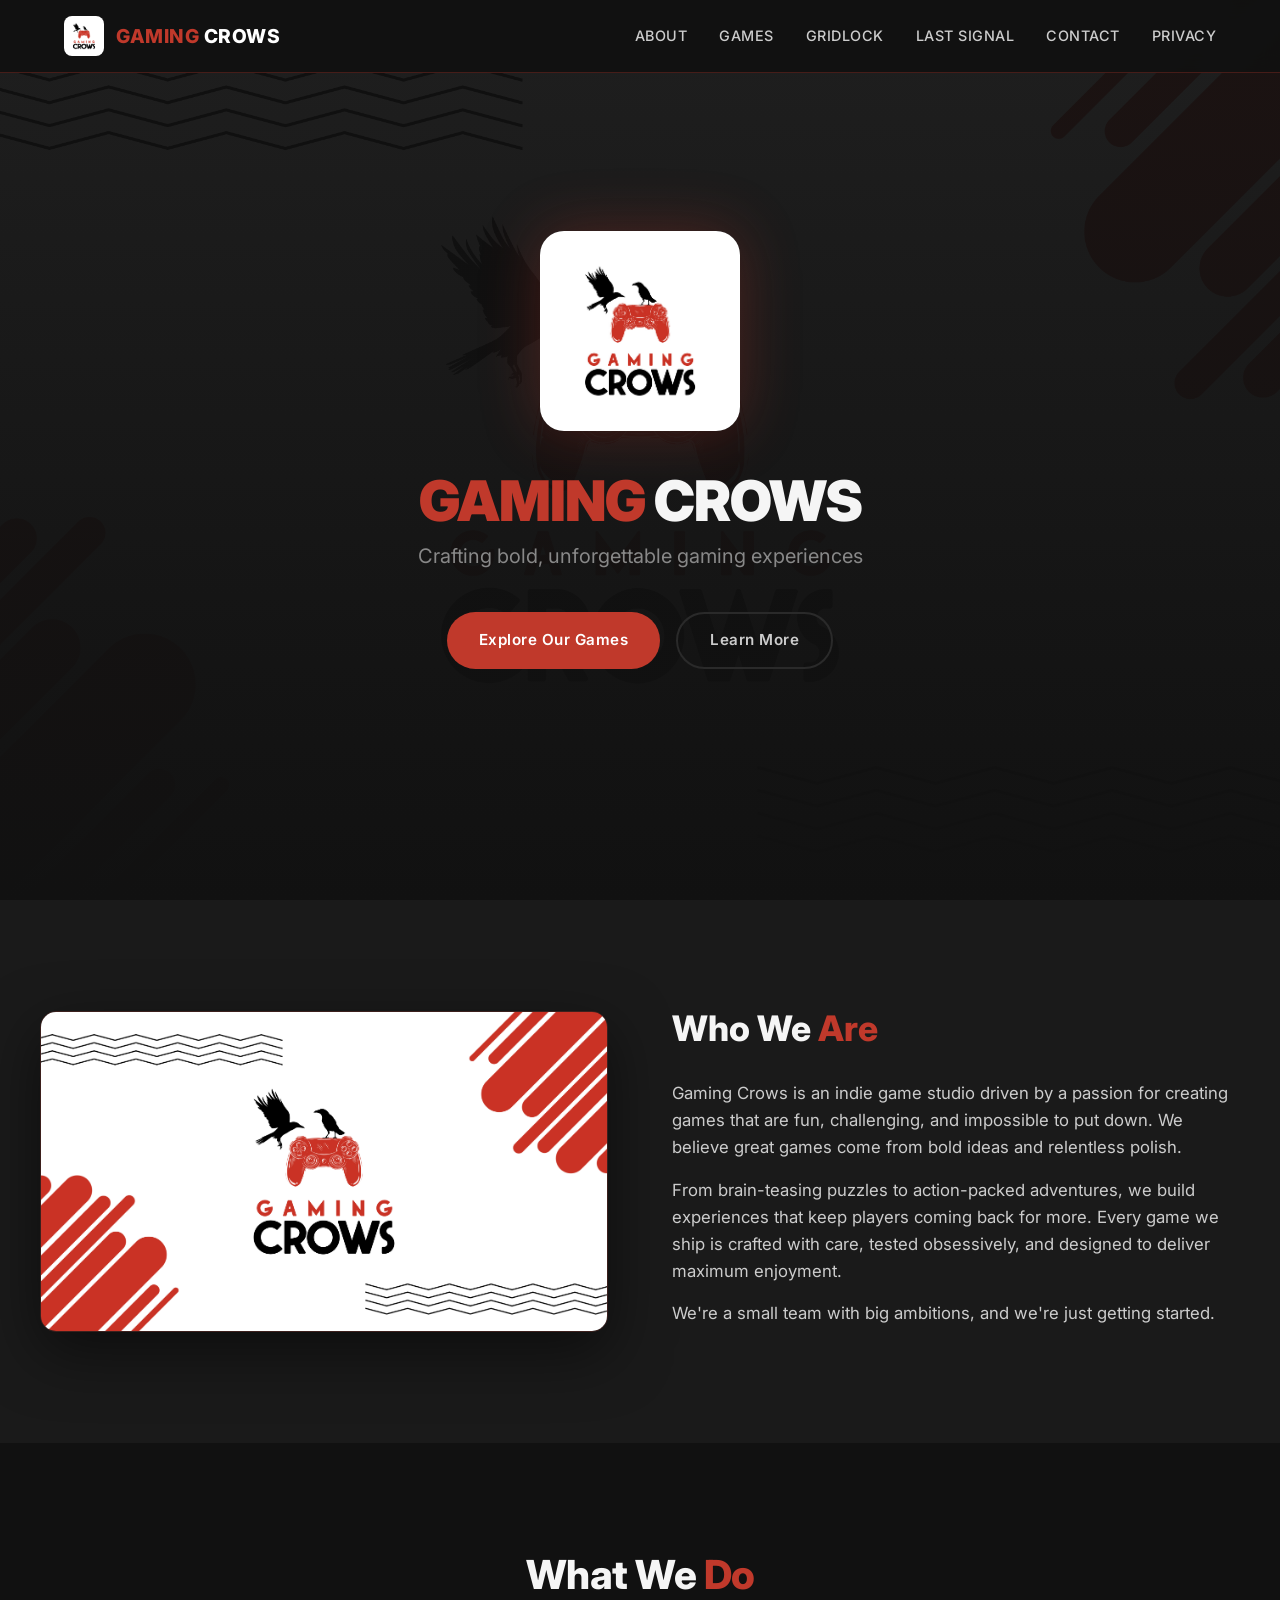
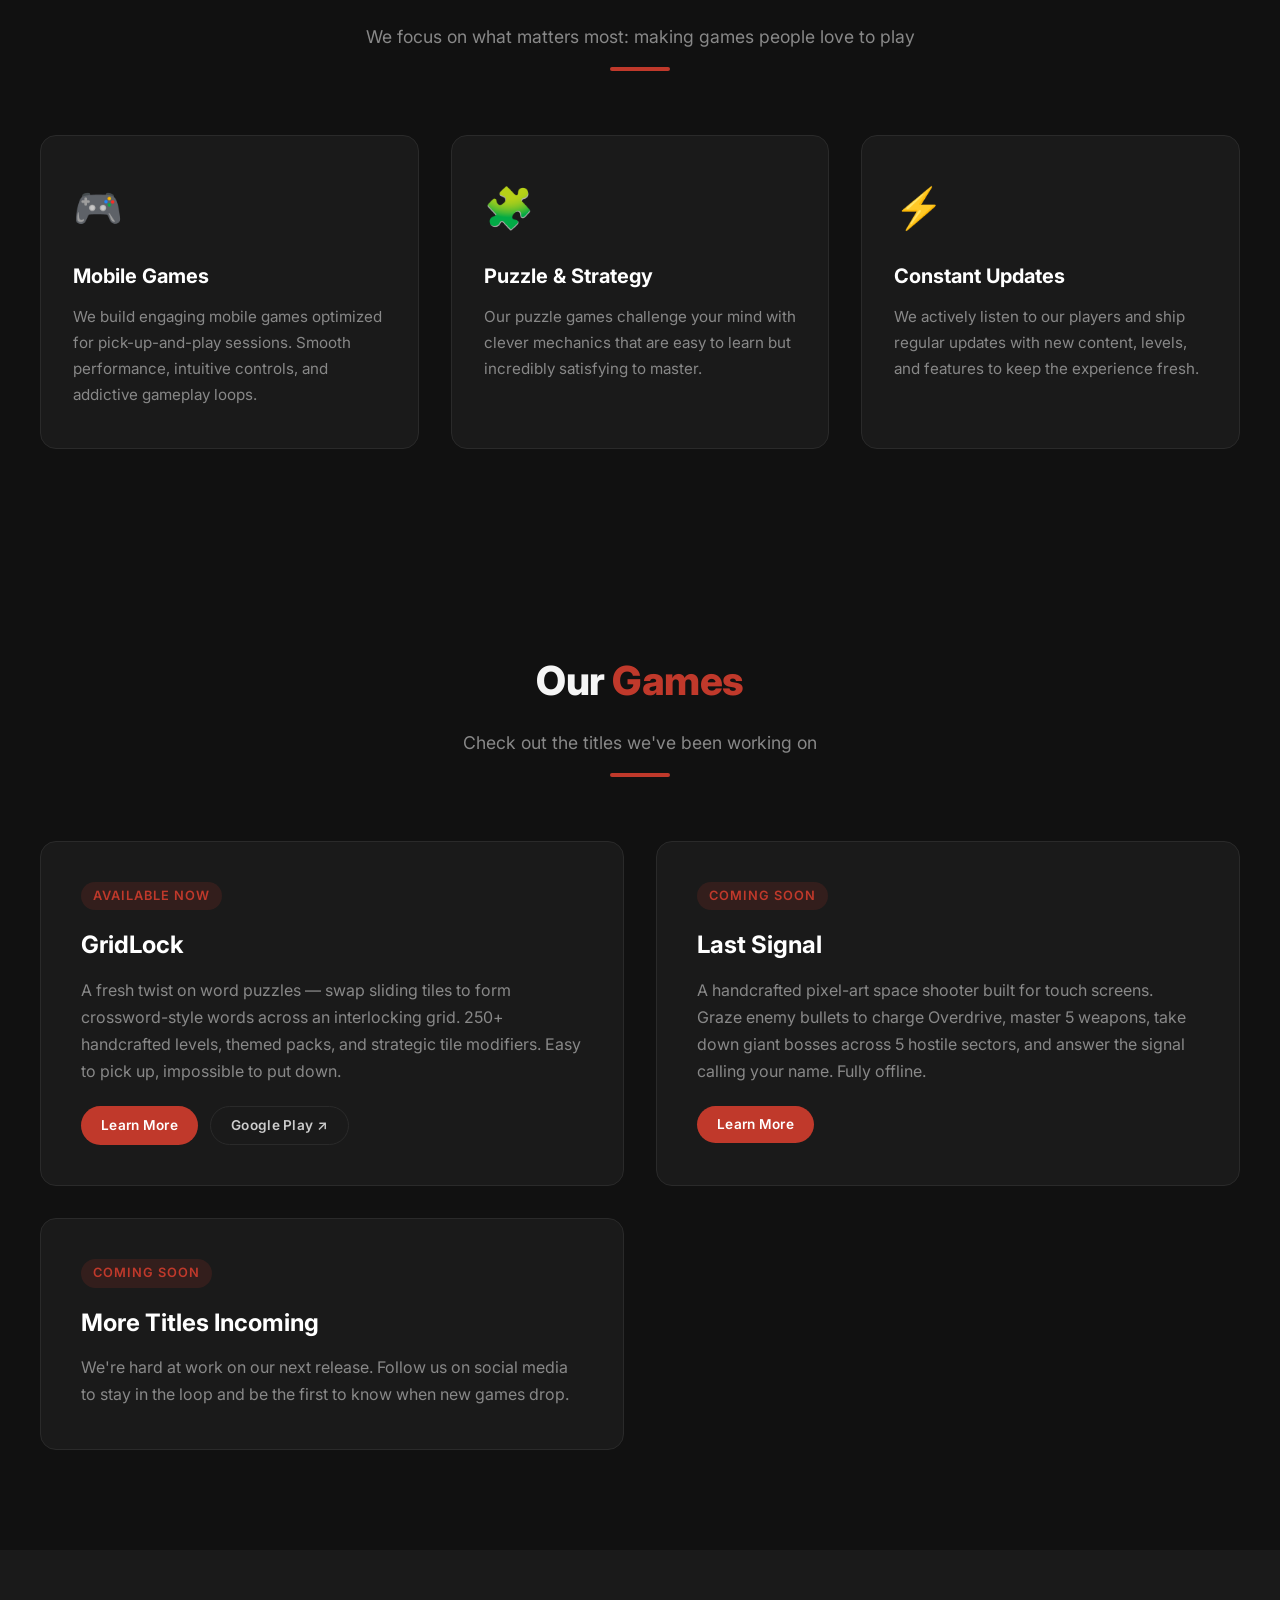
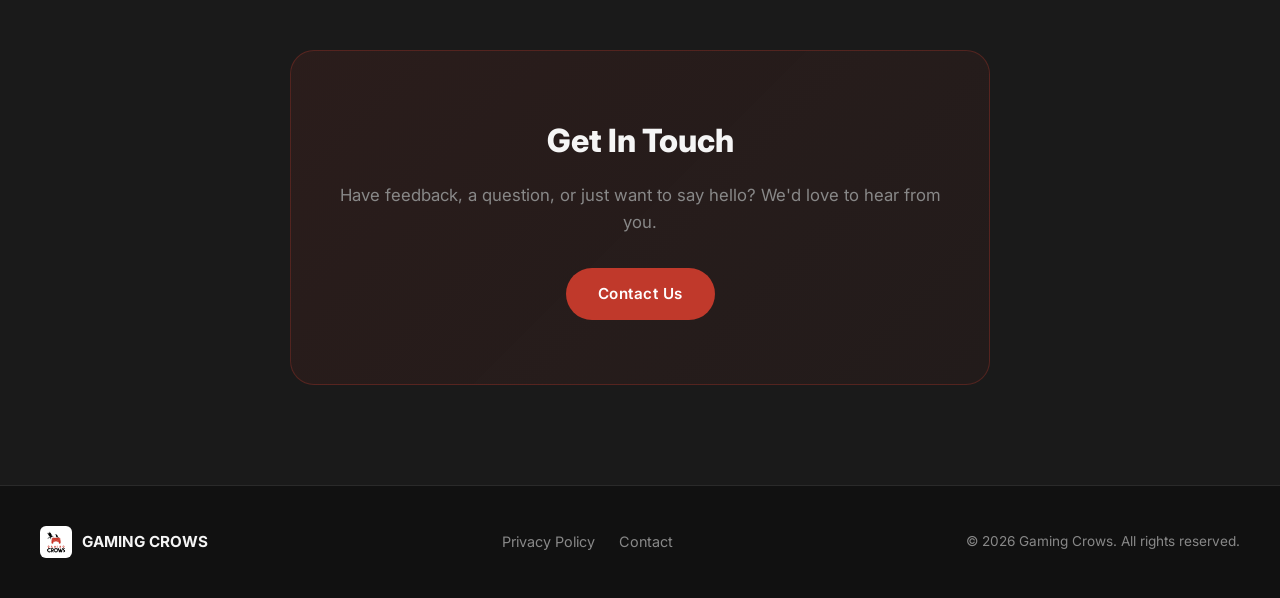
<file: index.html>
<!DOCTYPE html>
<html lang="en">

<head>
    <meta charset="UTF-8">
    <meta name="viewport" content="width=device-width, initial-scale=1.0">
    <meta name="description"
        content="Gaming Crows is an indie game studio crafting bold, unforgettable mobile and puzzle gaming experiences.">
    <title>Gaming Crows - Crafting Unforgettable Gaming Experiences</title>
    <link rel="preconnect" href="https://fonts.googleapis.com">
    <link rel="preconnect" href="https://fonts.gstatic.com" crossorigin>
    <link rel="stylesheet" href="styles.css">
</head>

<body>
    <!-- Navigation -->
    <nav>
        <div class="nav-inner">
            <a href="index.html" class="nav-logo">
                <img src="images/logo.jpg" alt="Gaming Crows" loading="lazy">
                <span><span class="red">GAMING</span> CROWS</span>
            </a>
            <ul class="nav-links">
                <li><a href="#about">About</a></li>
                <li><a href="#games">Games</a></li>
                <li><a href="gridlock.html">GridLock</a></li>
                <li><a href="last-signal.html">Last Signal</a></li>
                <li><a href="#contact">Contact</a></li>
                <li><a href="privacy.html">Privacy</a></li>
            </ul>
        </div>
    </nav>

    <main>
        <!-- Hero -->
        <section class="hero">
            <div class="hero-bg">
                <img src="images/banner.jpg" alt="Gaming Crows Banner">
            </div>
            <div class="hero-overlay"></div>
            <div class="hero-content">
                <img src="images/logo.jpg" alt="Gaming Crows Logo" class="hero-logo">
                <h1><span class="red">GAMING</span> CROWS</h1>
                <p class="tagline">Crafting bold, unforgettable gaming experiences</p>
                <div class="hero-cta">
                    <a href="#games" class="btn btn-primary">Explore Our Games</a>
                    <a href="#about" class="btn btn-outline">Learn More</a>
                </div>
            </div>
        </section>

        <!-- About -->
        <section class="about" id="about">
            <div class="section-inner">
                <div class="about-grid">
                    <div class="about-image">
                        <img src="images/banner.jpg" alt="Gaming Crows Studio" loading="lazy">
                    </div>
                    <div class="about-text">
                        <h2>Who We <span class="red">Are</span></h2>
                        <p>Gaming Crows is an indie game studio driven by a passion for creating games that are fun,
                            challenging, and impossible to put down. We believe great games come from bold ideas and
                            relentless polish.</p>
                        <p>From brain-teasing puzzles to action-packed adventures, we build experiences that keep
                            players coming back for more. Every game we ship is crafted with care, tested obsessively,
                            and designed to deliver maximum enjoyment.</p>
                        <p>We're a small team with big ambitions, and we're just getting started.</p>
                    </div>
                </div>
            </div>
        </section>

        <!-- What We Do -->
        <section id="features">
            <div class="section-inner">
                <div class="section-header">
                    <h2>What We <span class="red">Do</span></h2>
                    <p>We focus on what matters most: making games people love to play</p>
                    <div class="accent-line"></div>
                </div>
                <div class="features-grid">
                    <div class="feature-card">
                        <span class="feature-icon">&#127918;</span>
                        <h3>Mobile Games</h3>
                        <p>We build engaging mobile games optimized for pick-up-and-play sessions. Smooth performance,
                            intuitive controls, and addictive gameplay loops.</p>
                    </div>
                    <div class="feature-card">
                        <span class="feature-icon">&#129513;</span>
                        <h3>Puzzle & Strategy</h3>
                        <p>Our puzzle games challenge your mind with clever mechanics that are easy to learn but
                            incredibly satisfying to master.</p>
                    </div>
                    <div class="feature-card">
                        <span class="feature-icon">&#9889;</span>
                        <h3>Constant Updates</h3>
                        <p>We actively listen to our players and ship regular updates with new content, levels, and
                            features to keep the experience fresh.</p>
                    </div>
                </div>
            </div>
        </section>


        <!-- Games -->
        <section id="games">
            <div class="section-inner">
                <div class="section-header">
                    <h2>Our <span class="red">Games</span></h2>
                    <p>Check out the titles we've been working on</p>
                    <div class="accent-line"></div>
                </div>
                <div class="games-grid">
                    <div class="game-card">
                        <span class="game-badge">Available Now</span>
                        <h3>GridLock</h3>
                        <p>A fresh twist on word puzzles — swap sliding tiles to form crossword-style words across an
                            interlocking grid. 250+ handcrafted levels, themed packs, and strategic tile modifiers.
                            Easy to pick up, impossible to put down.</p>
                        <div class="game-card-links">
                            <a href="gridlock.html" class="game-card-link game-card-link-primary">Learn More</a>
                            <a href="https://play.google.com/store/apps/details?id=com.rsunder10.gridlock"
                                target="_blank" rel="noopener noreferrer"
                                class="game-card-link game-card-link-outline">Google Play &#8599;</a>
                        </div>
                    </div>
                    <div class="game-card">
                        <span class="game-badge">Coming Soon</span>
                        <h3>Last Signal</h3>
                        <p>A handcrafted pixel-art space shooter built for touch screens. Graze enemy bullets to charge
                            Overdrive, master 5 weapons, take down giant bosses across 5 hostile sectors, and answer
                            the signal calling your name. Fully offline.</p>
                        <div class="game-card-links">
                            <a href="last-signal.html" class="game-card-link game-card-link-primary">Learn More</a>
                        </div>
                    </div>
                    <div class="game-card">
                        <span class="game-badge">Coming Soon</span>
                        <h3>More Titles Incoming</h3>
                        <p>We're hard at work on our next release. Follow us on social media to stay in the loop and be
                            the first to know when new games drop.</p>
                    </div>
                </div>
            </div>
        </section>

        <!-- CTA / Contact -->
        <section class="cta-section" id="contact">
            <div class="section-inner">
                <div class="cta-box">
                    <h2>Get In <span class="red">Touch</span></h2>
                    <p>Have feedback, a question, or just want to say hello? We'd love to hear from you.</p>
                    <a href="mailto:sunderis1000@gmail.com" class="btn btn-primary">Contact Us</a>
                </div>
            </div>
        </section>
    </main>

    <!-- Footer -->
    <footer>
        <div class="footer-inner">
            <div class="footer-brand">
                <img src="images/logo.jpg" alt="Gaming Crows" loading="lazy">
                <span><span class="red">GAMING</span> CROWS</span>
            </div>
            <ul class="footer-links">
                <li><a href="privacy.html">Privacy Policy</a></li>
                <li><a href="mailto:sunderis1000@gmail.com">Contact</a></li>
            </ul>
            <p class="footer-copy">&copy; 2026 Gaming Crows. All rights reserved.</p>
        </div>
    </footer>
</body>

</html>
</file>
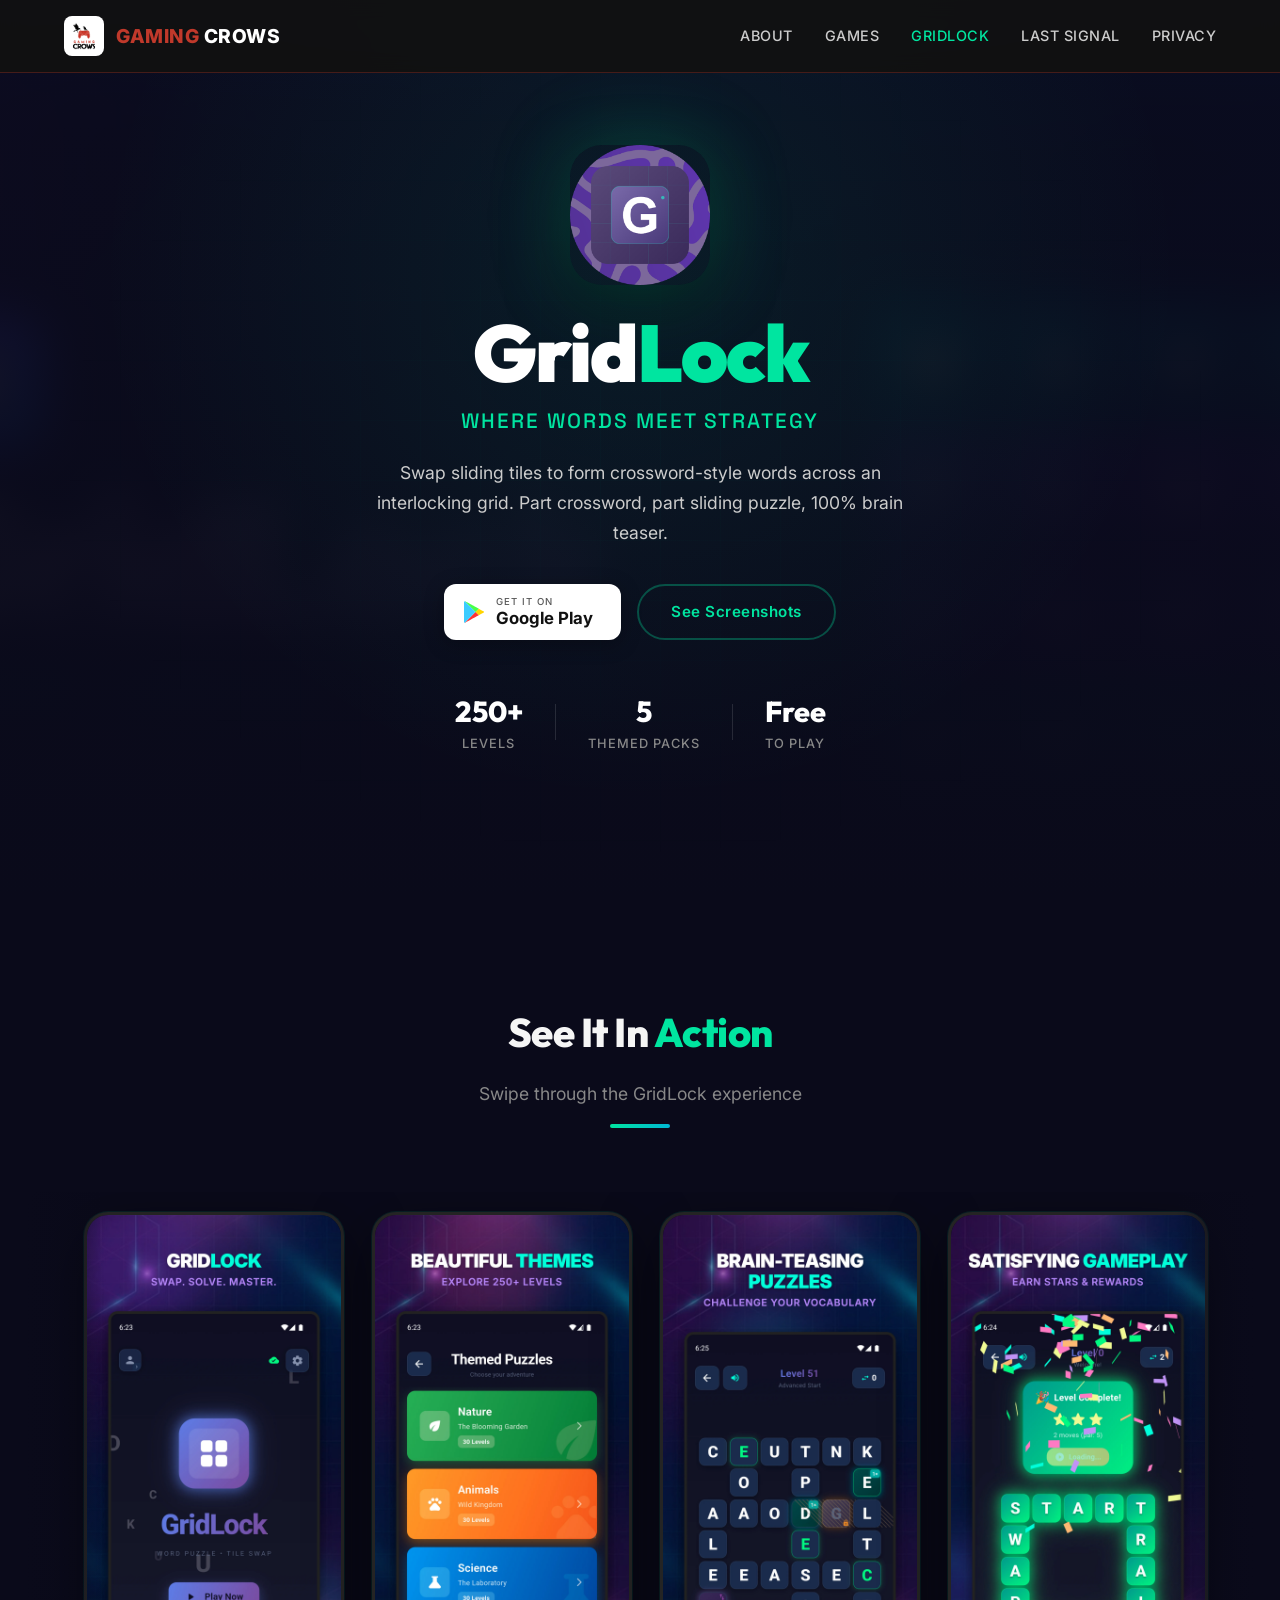
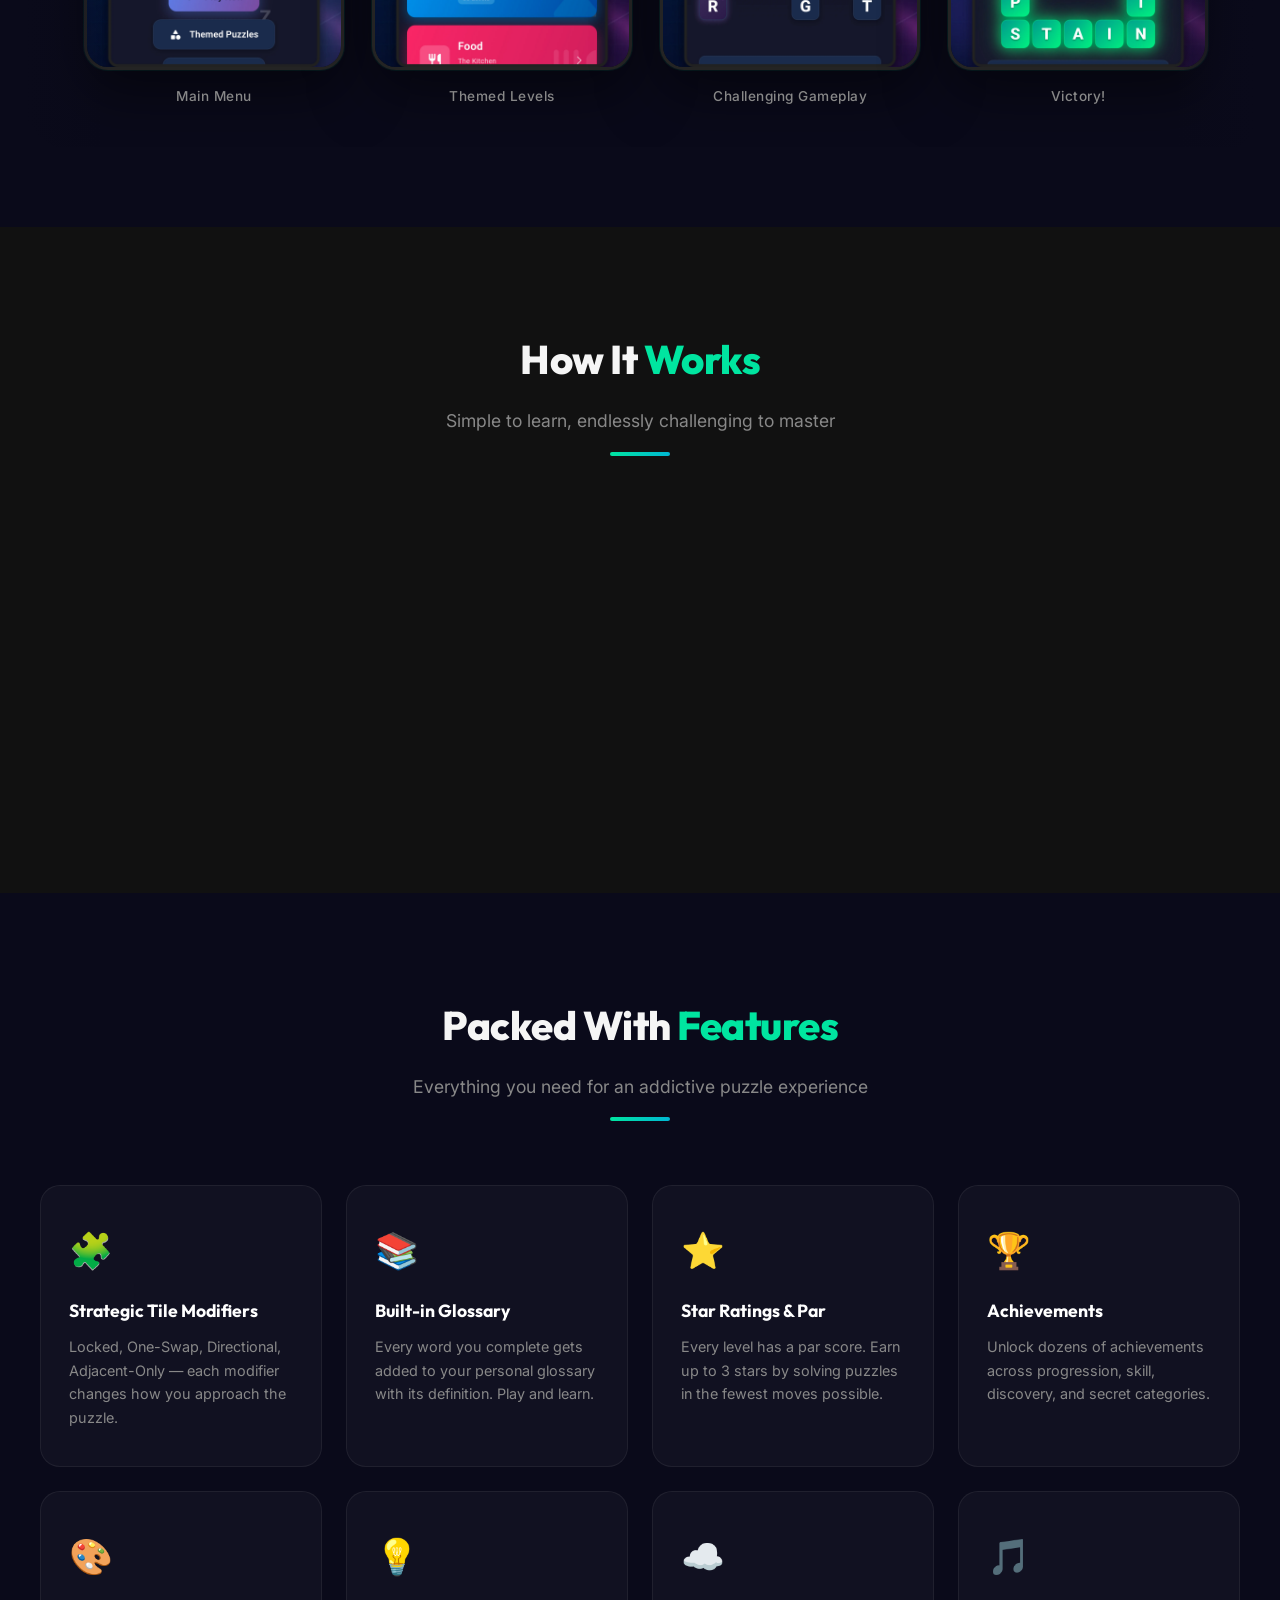
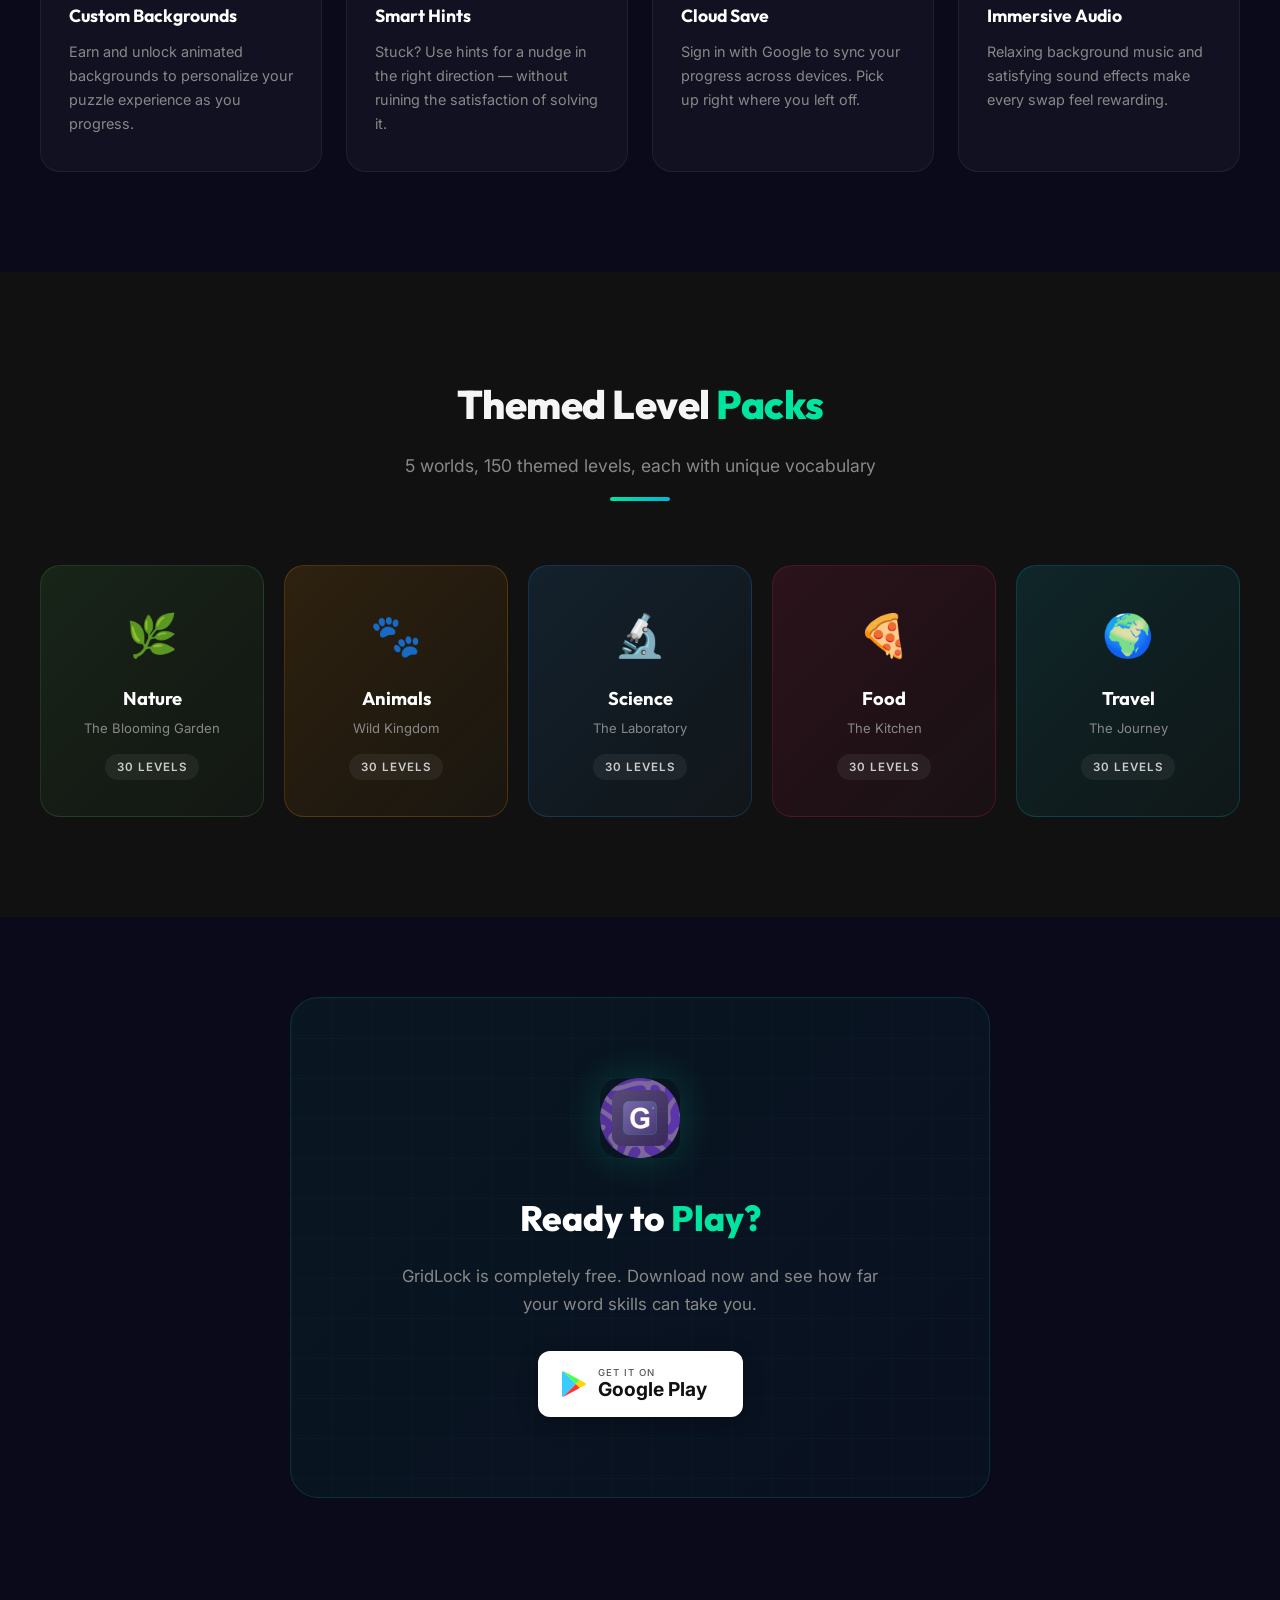
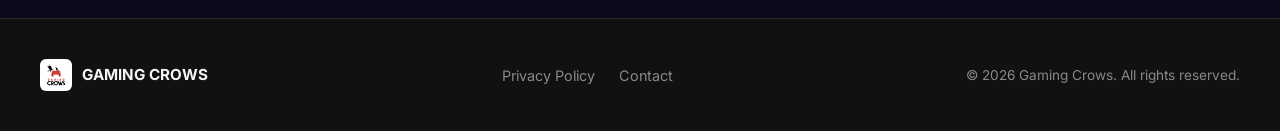
<file: gridlock.html>
<!DOCTYPE html>
<html lang="en">

<head>
    <meta charset="UTF-8">
    <meta name="viewport" content="width=device-width, initial-scale=1.0">
    <meta name="description"
        content="GridLock — a fresh twist on word puzzles. Swap sliding tiles to form crossword-style words. 250+ handcrafted levels. Free on Android.">
    <title>GridLock — Where Words Meet Strategy | Gaming Crows</title>
    <link rel="preconnect" href="https://fonts.googleapis.com">
    <link rel="preconnect" href="https://fonts.gstatic.com" crossorigin>
    <link
        href="https://fonts.googleapis.com/css2?family=Space+Grotesk:wght@400;500;600;700&family=Outfit:wght@400;500;600;700;800;900&display=swap"
        rel="stylesheet">
    <link rel="stylesheet" href="styles.css">
</head>

<body class="gl-page">
    <!-- Navigation -->
    <nav>
        <div class="nav-inner">
            <a href="index.html" class="nav-logo">
                <img src="images/logo.jpg" alt="Gaming Crows" loading="lazy">
                <span><span class="red">GAMING</span> CROWS</span>
            </a>
            <ul class="nav-links">
                <li><a href="index.html#about">About</a></li>
                <li><a href="index.html#games">Games</a></li>
                <li><a href="gridlock.html" class="gl-nav-active">GridLock</a></li>
                <li><a href="last-signal.html">Last Signal</a></li>
                <li><a href="privacy.html">Privacy</a></li>
            </ul>
        </div>
    </nav>

    <main>
        <!-- Hero -->
        <section class="gl-hero">
            <div class="gl-hero-bg">
                <img src="images/gridlock/feature_graphic/feature_graphic_1024x500.webp" alt="GridLock Feature Graphic">
            </div>
            <div class="gl-hero-overlay"></div>
            <!-- Decorative grid lines -->
            <div class="gl-hero-grid" aria-hidden="true"></div>
            <div class="gl-hero-content">
                <img src="images/gridlock/icon.webp" alt="GridLock App Icon" class="gl-hero-icon">
                <h1 class="gl-hero-title">Grid<span class="gl-teal">Lock</span></h1>
                <p class="gl-hero-tagline">Where Words Meet Strategy</p>
                <p class="gl-hero-sub">Swap sliding tiles to form crossword-style words across an interlocking grid.
                    Part crossword, part sliding puzzle, 100% brain teaser.</p>
                <div class="gl-hero-actions">
                    <a href="https://play.google.com/store/apps/details?id=com.rsunder10.gridlock"
                        target="_blank" rel="noopener noreferrer" class="gl-play-badge" aria-label="Get it on Google Play">
                        <svg viewBox="30 336.7 120.9 129.2" width="20" height="22">
                            <path fill="#FFD400"
                                d="M119.2,421.2c15.3-8.4,27-14.8,28-15.3c3.2-1.7,6.5-6.2,0-9.7c-2.1-1.1-13.4-7.3-28-15.3l-20.1,20.2L119.2,421.2z" />
                            <path fill="#FF3333"
                                d="M99.1,401.1l-64.2,64.7c1.5,0.2,3.2-0.2,5.2-1.3c4.2-2.3,48.8-26.7,79.1-43.3L99.1,401.1z" />
                            <path fill="#48FF48"
                                d="M99.1,401.1l20.1-20.2c0,0-74.6-40.7-79.1-43.1c-1.7-1-3.6-1.3-5.3-1L99.1,401.1z" />
                            <path fill="#3BCCFF"
                                d="M99.1,401.1l-64.3-64.3c-2.6,0.6-4.8,2.9-4.8,7.6c0,7.5,0,107.5,0,113.8c0,4.3,1.7,7.4,4.9,7.7L99.1,401.1z" />
                        </svg>
                        <span class="gl-play-badge-text">
                            <small>GET IT ON</small>
                            Google Play
                        </span>
                    </a>
                    <a href="#gl-screenshots" class="btn btn-outline gl-btn-outline">See Screenshots</a>
                </div>
                <div class="gl-hero-stats">
                    <div class="gl-stat">
                        <span class="gl-stat-num">250+</span>
                        <span class="gl-stat-label">Levels</span>
                    </div>
                    <div class="gl-stat-divider"></div>
                    <div class="gl-stat">
                        <span class="gl-stat-num">5</span>
                        <span class="gl-stat-label">Themed Packs</span>
                    </div>
                    <div class="gl-stat-divider"></div>
                    <div class="gl-stat">
                        <span class="gl-stat-num">Free</span>
                        <span class="gl-stat-label">To Play</span>
                    </div>
                </div>
            </div>
        </section>

        <!-- Screenshot Gallery -->
        <section class="gl-screenshots" id="gl-screenshots">
            <div class="section-inner">
                <div class="section-header">
                    <h2 class="gl-section-title">See It In <span class="gl-teal">Action</span></h2>
                    <p>Swipe through the GridLock experience</p>
                    <div class="gl-accent-line"></div>
                </div>
            </div>
            <div class="gl-gallery-wrap">
                <div class="gl-gallery">
                    <div class="gl-screenshot">
                        <div class="gl-phone-frame">
                            <img src="images/gridlock/1_main_menu.webp" alt="GridLock Main Menu" loading="lazy">
                        </div>
                        <span class="gl-screenshot-label">Main Menu</span>
                    </div>
                    <div class="gl-screenshot">
                        <div class="gl-phone-frame">
                            <img src="images/gridlock/2_themed_levels.webp" alt="GridLock Themed Levels" loading="lazy">
                        </div>
                        <span class="gl-screenshot-label">Themed Levels</span>
                    </div>
                    <div class="gl-screenshot">
                        <div class="gl-phone-frame">
                            <img src="images/gridlock/3_difficult_gameplay.webp" alt="GridLock Gameplay" loading="lazy">
                        </div>
                        <span class="gl-screenshot-label">Challenging Gameplay</span>
                    </div>
                    <div class="gl-screenshot">
                        <div class="gl-phone-frame">
                            <img src="images/gridlock/4_victory.webp" alt="GridLock Victory Screen" loading="lazy">
                        </div>
                        <span class="gl-screenshot-label">Victory!</span>
                    </div>
                    <div class="gl-screenshot">
                        <div class="gl-phone-frame">
                            <img src="images/gridlock/5_glossary.webp" alt="GridLock Glossary" loading="lazy">
                        </div>
                        <span class="gl-screenshot-label">Glossary</span>
                    </div>
                    <div class="gl-screenshot">
                        <div class="gl-phone-frame">
                            <img src="images/gridlock/6_achievements.webp" alt="GridLock Achievements" loading="lazy">
                        </div>
                        <span class="gl-screenshot-label">Achievements</span>
                    </div>
                    <div class="gl-screenshot">
                        <div class="gl-phone-frame">
                            <img src="images/gridlock/7_profile.webp" alt="GridLock Profile" loading="lazy">
                        </div>
                        <span class="gl-screenshot-label">Your Progress</span>
                    </div>
                </div>
            </div>
        </section>

        <!-- How It Works -->
        <section class="gl-how">
            <div class="section-inner">
                <div class="section-header">
                    <h2 class="gl-section-title">How It <span class="gl-teal">Works</span></h2>
                    <p>Simple to learn, endlessly challenging to master</p>
                    <div class="gl-accent-line"></div>
                </div>
                <div class="gl-how-grid">
                    <div class="gl-how-step">
                        <div class="gl-how-num">1</div>
                        <h3>Scrambled Grid</h3>
                        <p>Each level presents you with a grid of scrambled letter tiles arranged in a crossword layout.</p>
                    </div>
                    <div class="gl-how-step">
                        <div class="gl-how-num">2</div>
                        <h3>Swap Tiles</h3>
                        <p>Swap tiles strategically to spell valid words both horizontally and vertically.</p>
                    </div>
                    <div class="gl-how-step">
                        <div class="gl-how-num">3</div>
                        <h3>Master Modifiers</h3>
                        <p>Navigate special tile types — locked, directional, limited-swap — that add layers of strategy.</p>
                    </div>
                    <div class="gl-how-step">
                        <div class="gl-how-num">4</div>
                        <h3>Earn Stars</h3>
                        <p>Solve each puzzle under par to earn up to 3 stars and unlock achievements.</p>
                    </div>
                </div>
            </div>
        </section>

        <!-- Features -->
        <section class="gl-features">
            <div class="section-inner">
                <div class="section-header">
                    <h2 class="gl-section-title">Packed With <span class="gl-teal">Features</span></h2>
                    <p>Everything you need for an addictive puzzle experience</p>
                    <div class="gl-accent-line"></div>
                </div>
                <div class="gl-features-grid">
                    <div class="gl-feature-card">
                        <span class="gl-feature-icon">&#129513;</span>
                        <h3>Strategic Tile Modifiers</h3>
                        <p>Locked, One-Swap, Directional, Adjacent-Only — each modifier changes how you approach the puzzle.</p>
                    </div>
                    <div class="gl-feature-card">
                        <span class="gl-feature-icon">&#128218;</span>
                        <h3>Built-in Glossary</h3>
                        <p>Every word you complete gets added to your personal glossary with its definition. Play and learn.</p>
                    </div>
                    <div class="gl-feature-card">
                        <span class="gl-feature-icon">&#11088;</span>
                        <h3>Star Ratings & Par</h3>
                        <p>Every level has a par score. Earn up to 3 stars by solving puzzles in the fewest moves possible.</p>
                    </div>
                    <div class="gl-feature-card">
                        <span class="gl-feature-icon">&#127942;</span>
                        <h3>Achievements</h3>
                        <p>Unlock dozens of achievements across progression, skill, discovery, and secret categories.</p>
                    </div>
                    <div class="gl-feature-card">
                        <span class="gl-feature-icon">&#127912;</span>
                        <h3>Custom Backgrounds</h3>
                        <p>Earn and unlock animated backgrounds to personalize your puzzle experience as you progress.</p>
                    </div>
                    <div class="gl-feature-card">
                        <span class="gl-feature-icon">&#128161;</span>
                        <h3>Smart Hints</h3>
                        <p>Stuck? Use hints for a nudge in the right direction — without ruining the satisfaction of solving it.</p>
                    </div>
                    <div class="gl-feature-card">
                        <span class="gl-feature-icon">&#9729;&#65039;</span>
                        <h3>Cloud Save</h3>
                        <p>Sign in with Google to sync your progress across devices. Pick up right where you left off.</p>
                    </div>
                    <div class="gl-feature-card">
                        <span class="gl-feature-icon">&#127925;</span>
                        <h3>Immersive Audio</h3>
                        <p>Relaxing background music and satisfying sound effects make every swap feel rewarding.</p>
                    </div>
                </div>
            </div>
        </section>

        <!-- Themed Packs -->
        <section class="gl-themes">
            <div class="section-inner">
                <div class="section-header">
                    <h2 class="gl-section-title">Themed Level <span class="gl-teal">Packs</span></h2>
                    <p>5 worlds, 150 themed levels, each with unique vocabulary</p>
                    <div class="gl-accent-line"></div>
                </div>
                <div class="gl-themes-grid">
                    <div class="gl-theme-card gl-theme-nature">
                        <span class="gl-theme-emoji">&#127807;</span>
                        <h3>Nature</h3>
                        <p class="gl-theme-subtitle">The Blooming Garden</p>
                        <span class="gl-theme-count">30 Levels</span>
                    </div>
                    <div class="gl-theme-card gl-theme-animals">
                        <span class="gl-theme-emoji">&#128062;</span>
                        <h3>Animals</h3>
                        <p class="gl-theme-subtitle">Wild Kingdom</p>
                        <span class="gl-theme-count">30 Levels</span>
                    </div>
                    <div class="gl-theme-card gl-theme-science">
                        <span class="gl-theme-emoji">&#128300;</span>
                        <h3>Science</h3>
                        <p class="gl-theme-subtitle">The Laboratory</p>
                        <span class="gl-theme-count">30 Levels</span>
                    </div>
                    <div class="gl-theme-card gl-theme-food">
                        <span class="gl-theme-emoji">&#127829;</span>
                        <h3>Food</h3>
                        <p class="gl-theme-subtitle">The Kitchen</p>
                        <span class="gl-theme-count">30 Levels</span>
                    </div>
                    <div class="gl-theme-card gl-theme-travel">
                        <span class="gl-theme-emoji">&#127757;</span>
                        <h3>Travel</h3>
                        <p class="gl-theme-subtitle">The Journey</p>
                        <span class="gl-theme-count">30 Levels</span>
                    </div>
                </div>
            </div>
        </section>

        <!-- Final CTA -->
        <section class="gl-cta">
            <div class="section-inner">
                <div class="gl-cta-box">
                    <div class="gl-cta-content">
                        <img src="images/gridlock/icon.webp" alt="GridLock" class="gl-cta-icon">
                        <h2>Ready to <span class="gl-teal">Play?</span></h2>
                        <p>GridLock is completely free. Download now and see how far your word skills can take you.</p>
                        <a href="https://play.google.com/store/apps/details?id=com.rsunder10.gridlock"
                            target="_blank" rel="noopener noreferrer" class="gl-play-badge gl-play-badge-lg"
                            aria-label="Get it on Google Play">
                            <svg viewBox="30 336.7 120.9 129.2" width="24" height="26">
                                <path fill="#FFD400"
                                    d="M119.2,421.2c15.3-8.4,27-14.8,28-15.3c3.2-1.7,6.5-6.2,0-9.7c-2.1-1.1-13.4-7.3-28-15.3l-20.1,20.2L119.2,421.2z" />
                                <path fill="#FF3333"
                                    d="M99.1,401.1l-64.2,64.7c1.5,0.2,3.2-0.2,5.2-1.3c4.2-2.3,48.8-26.7,79.1-43.3L99.1,401.1z" />
                                <path fill="#48FF48"
                                    d="M99.1,401.1l20.1-20.2c0,0-74.6-40.7-79.1-43.1c-1.7-1-3.6-1.3-5.3-1L99.1,401.1z" />
                                <path fill="#3BCCFF"
                                    d="M99.1,401.1l-64.3-64.3c-2.6,0.6-4.8,2.9-4.8,7.6c0,7.5,0,107.5,0,113.8c0,4.3,1.7,7.4,4.9,7.7L99.1,401.1z" />
                            </svg>
                            <span class="gl-play-badge-text">
                                <small>GET IT ON</small>
                                Google Play
                            </span>
                        </a>
                    </div>
                </div>
            </div>
        </section>
    </main>

    <!-- Footer -->
    <footer>
        <div class="footer-inner">
            <div class="footer-brand">
                <img src="images/logo.jpg" alt="Gaming Crows" loading="lazy">
                <span><span class="red">GAMING</span> CROWS</span>
            </div>
            <ul class="footer-links">
                <li><a href="privacy.html">Privacy Policy</a></li>
                <li><a href="mailto:sunderis1000@gmail.com">Contact</a></li>
            </ul>
            <p class="footer-copy">&copy; 2026 Gaming Crows. All rights reserved.</p>
        </div>
    </footer>

    <script>
        // Intersection Observer for fade-in animations
        const observer = new IntersectionObserver((entries) => {
            entries.forEach(entry => {
                if (entry.isIntersecting) {
                    entry.target.classList.add('gl-visible');
                    observer.unobserve(entry.target);
                }
            });
        }, { threshold: 0.1, rootMargin: '0px 0px -60px 0px' });

        document.querySelectorAll('.gl-feature-card, .gl-theme-card, .gl-how-step, .gl-screenshot, .gl-cta-box').forEach(el => {
            el.classList.add('gl-fade-in');
            observer.observe(el);
        });
    </script>
</body>

</html>
</file>
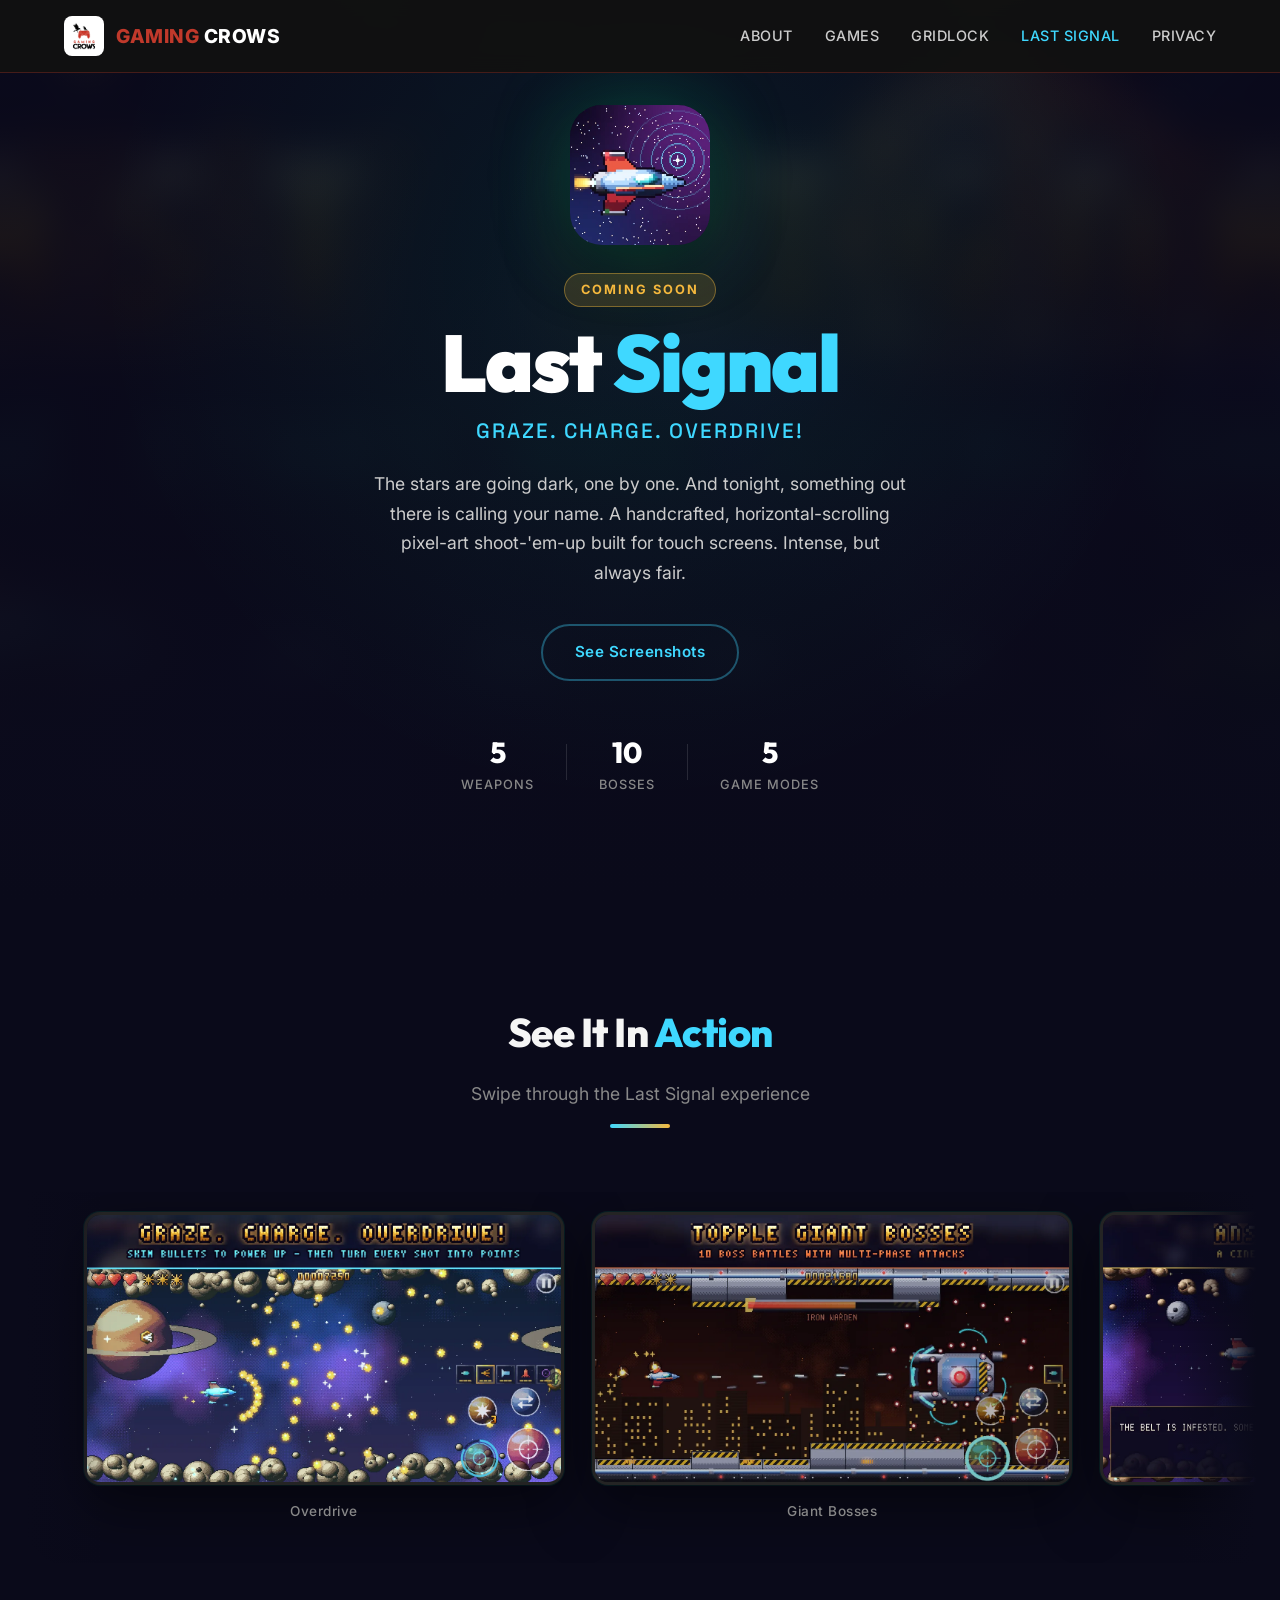
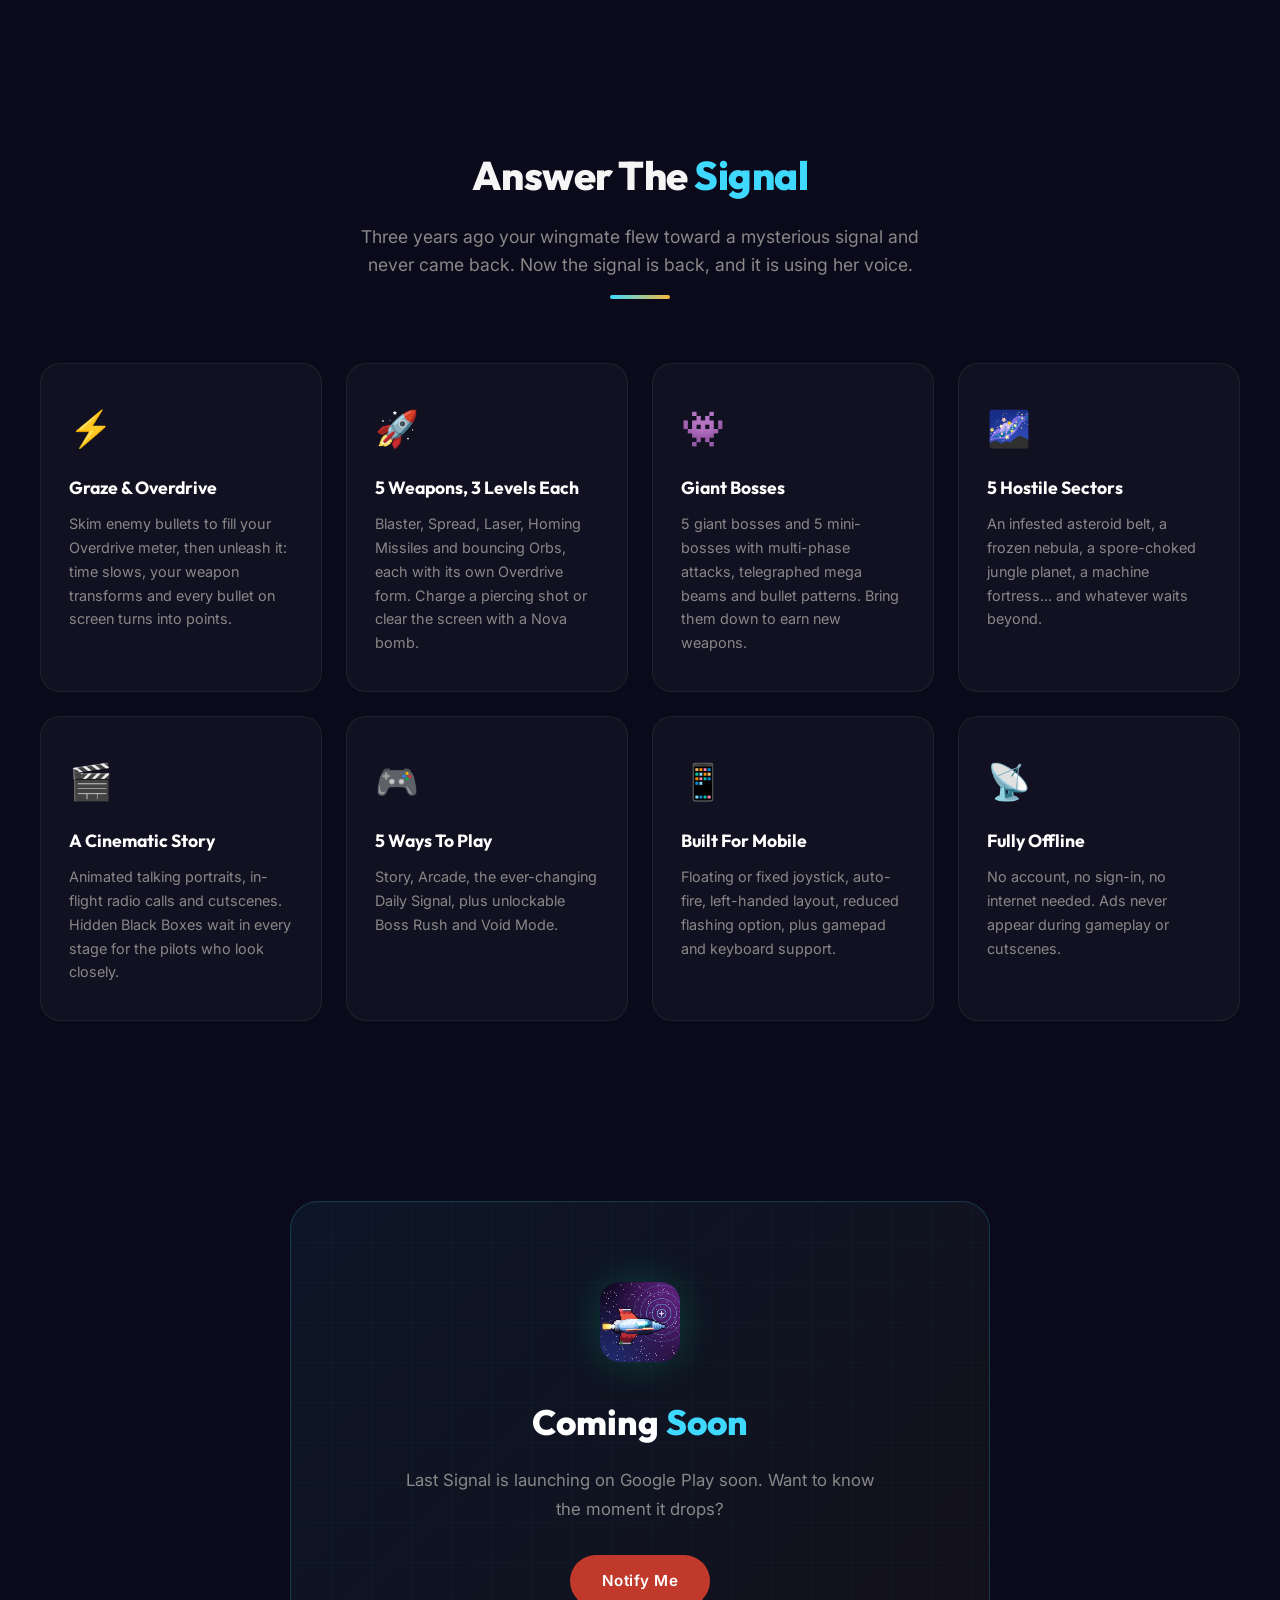
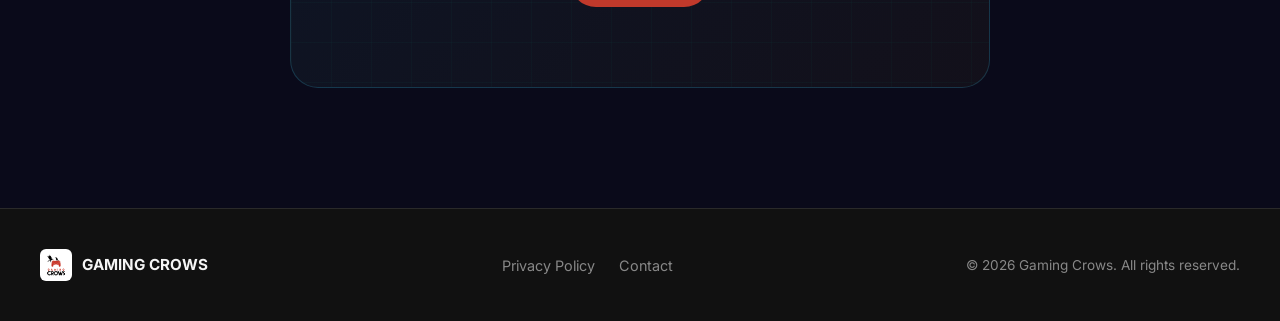
<file: last-signal.html>
<!DOCTYPE html>
<html lang="en">

<head>
    <meta charset="UTF-8">
    <meta name="viewport" content="width=device-width, initial-scale=1.0">
    <meta name="description"
        content="Last Signal — a handcrafted pixel-art space shooter for Android. Graze bullets, fire Overdrive, answer the last signal. Coming soon to Google Play.">
    <title>Last Signal — Pixel-Art Space Shooter | Gaming Crows</title>
    <link rel="preconnect" href="https://fonts.googleapis.com">
    <link rel="preconnect" href="https://fonts.gstatic.com" crossorigin>
    <link
        href="https://fonts.googleapis.com/css2?family=Space+Grotesk:wght@400;500;600;700&family=Outfit:wght@400;500;600;700;800;900&display=swap"
        rel="stylesheet">
    <link rel="stylesheet" href="styles.css">
</head>

<body class="gl-page ls-page">
    <!-- Navigation -->
    <nav>
        <div class="nav-inner">
            <a href="index.html" class="nav-logo">
                <img src="images/logo.jpg" alt="Gaming Crows" loading="lazy">
                <span><span class="red">GAMING</span> CROWS</span>
            </a>
            <ul class="nav-links">
                <li><a href="index.html#about">About</a></li>
                <li><a href="index.html#games">Games</a></li>
                <li><a href="gridlock.html">GridLock</a></li>
                <li><a href="last-signal.html" class="gl-nav-active">Last Signal</a></li>
                <li><a href="privacy.html">Privacy</a></li>
            </ul>
        </div>
    </nav>

    <main>
        <!-- Hero -->
        <section class="gl-hero">
            <div class="gl-hero-bg">
                <img src="images/last-signal/feature_graphic_1024x500.webp" alt="Last Signal Feature Graphic">
            </div>
            <div class="gl-hero-overlay"></div>
            <div class="gl-hero-content">
                <img src="images/last-signal/icon.webp" alt="Last Signal App Icon" class="gl-hero-icon">
                <span class="ls-coming-soon">Coming Soon</span>
                <h1 class="gl-hero-title">Last <span class="gl-teal">Signal</span></h1>
                <p class="gl-hero-tagline">Graze. Charge. Overdrive!</p>
                <p class="gl-hero-sub">The stars are going dark, one by one. And tonight, something out there is
                    calling your name. A handcrafted, horizontal-scrolling pixel-art shoot-'em-up built for touch
                    screens. Intense, but always fair.</p>
                <div class="gl-hero-actions">
                    <a href="#gl-screenshots" class="btn btn-outline gl-btn-outline">See Screenshots</a>
                </div>
                <div class="gl-hero-stats">
                    <div class="gl-stat">
                        <span class="gl-stat-num">5</span>
                        <span class="gl-stat-label">Weapons</span>
                    </div>
                    <div class="gl-stat-divider"></div>
                    <div class="gl-stat">
                        <span class="gl-stat-num">10</span>
                        <span class="gl-stat-label">Bosses</span>
                    </div>
                    <div class="gl-stat-divider"></div>
                    <div class="gl-stat">
                        <span class="gl-stat-num">5</span>
                        <span class="gl-stat-label">Game Modes</span>
                    </div>
                </div>
            </div>
        </section>

        <!-- Screenshot Gallery -->
        <section class="gl-screenshots" id="gl-screenshots">
            <div class="section-inner">
                <div class="section-header">
                    <h2 class="gl-section-title">See It In <span class="gl-teal">Action</span></h2>
                    <p>Swipe through the Last Signal experience</p>
                    <div class="gl-accent-line"></div>
                </div>
            </div>
            <div class="gl-gallery-wrap">
                <div class="gl-gallery">
                    <div class="gl-screenshot">
                        <div class="gl-phone-frame">
                            <img src="images/last-signal/01_overdrive.webp" alt="Last Signal Overdrive gameplay" loading="lazy">
                        </div>
                        <span class="gl-screenshot-label">Overdrive</span>
                    </div>
                    <div class="gl-screenshot">
                        <div class="gl-phone-frame">
                            <img src="images/last-signal/02_bosses.webp" alt="Last Signal boss fight" loading="lazy">
                        </div>
                        <span class="gl-screenshot-label">Giant Bosses</span>
                    </div>
                    <div class="gl-screenshot">
                        <div class="gl-phone-frame">
                            <img src="images/last-signal/03_story.webp" alt="Last Signal story cutscene" loading="lazy">
                        </div>
                        <span class="gl-screenshot-label">Cinematic Story</span>
                    </div>
                    <div class="gl-screenshot">
                        <div class="gl-phone-frame">
                            <img src="images/last-signal/04_spore_storm.webp" alt="Last Signal spore storm sector" loading="lazy">
                        </div>
                        <span class="gl-screenshot-label">Spore Storm</span>
                    </div>
                    <div class="gl-screenshot">
                        <div class="gl-phone-frame">
                            <img src="images/last-signal/05_weapons.webp" alt="Last Signal weapons" loading="lazy">
                        </div>
                        <span class="gl-screenshot-label">5 Weapons</span>
                    </div>
                    <div class="gl-screenshot">
                        <div class="gl-phone-frame">
                            <img src="images/last-signal/06_frost_maw.webp" alt="Last Signal Frost Maw boss" loading="lazy">
                        </div>
                        <span class="gl-screenshot-label">Frost Maw</span>
                    </div>
                    <div class="gl-screenshot">
                        <div class="gl-phone-frame">
                            <img src="images/last-signal/07_sectors.webp" alt="Last Signal sectors" loading="lazy">
                        </div>
                        <span class="gl-screenshot-label">Hostile Sectors</span>
                    </div>
                    <div class="gl-screenshot">
                        <div class="gl-phone-frame">
                            <img src="images/last-signal/08_modes.webp" alt="Last Signal game modes" loading="lazy">
                        </div>
                        <span class="gl-screenshot-label">5 Ways To Play</span>
                    </div>
                </div>
            </div>
        </section>

        <!-- Features -->
        <section class="gl-features">
            <div class="section-inner">
                <div class="section-header">
                    <h2 class="gl-section-title">Answer The <span class="gl-teal">Signal</span></h2>
                    <p>Three years ago your wingmate flew toward a mysterious signal and never came back. Now the
                        signal is back, and it is using her voice.</p>
                    <div class="gl-accent-line"></div>
                </div>
                <div class="gl-features-grid">
                    <div class="gl-feature-card">
                        <span class="gl-feature-icon">&#9889;</span>
                        <h3>Graze &amp; Overdrive</h3>
                        <p>Skim enemy bullets to fill your Overdrive meter, then unleash it: time slows, your weapon
                            transforms and every bullet on screen turns into points.</p>
                    </div>
                    <div class="gl-feature-card">
                        <span class="gl-feature-icon">&#128640;</span>
                        <h3>5 Weapons, 3 Levels Each</h3>
                        <p>Blaster, Spread, Laser, Homing Missiles and bouncing Orbs, each with its own Overdrive
                            form. Charge a piercing shot or clear the screen with a Nova bomb.</p>
                    </div>
                    <div class="gl-feature-card">
                        <span class="gl-feature-icon">&#128126;</span>
                        <h3>Giant Bosses</h3>
                        <p>5 giant bosses and 5 mini-bosses with multi-phase attacks, telegraphed mega beams and
                            bullet patterns. Bring them down to earn new weapons.</p>
                    </div>
                    <div class="gl-feature-card">
                        <span class="gl-feature-icon">&#127756;</span>
                        <h3>5 Hostile Sectors</h3>
                        <p>An infested asteroid belt, a frozen nebula, a spore-choked jungle planet, a machine
                            fortress... and whatever waits beyond.</p>
                    </div>
                    <div class="gl-feature-card">
                        <span class="gl-feature-icon">&#127916;</span>
                        <h3>A Cinematic Story</h3>
                        <p>Animated talking portraits, in-flight radio calls and cutscenes. Hidden Black Boxes wait in
                            every stage for the pilots who look closely.</p>
                    </div>
                    <div class="gl-feature-card">
                        <span class="gl-feature-icon">&#127918;</span>
                        <h3>5 Ways To Play</h3>
                        <p>Story, Arcade, the ever-changing Daily Signal, plus unlockable Boss Rush and Void Mode.</p>
                    </div>
                    <div class="gl-feature-card">
                        <span class="gl-feature-icon">&#128241;</span>
                        <h3>Built For Mobile</h3>
                        <p>Floating or fixed joystick, auto-fire, left-handed layout, reduced flashing option, plus
                            gamepad and keyboard support.</p>
                    </div>
                    <div class="gl-feature-card">
                        <span class="gl-feature-icon">&#128225;</span>
                        <h3>Fully Offline</h3>
                        <p>No account, no sign-in, no internet needed. Ads never appear during gameplay or
                            cutscenes.</p>
                    </div>
                </div>
            </div>
        </section>

        <!-- Final CTA -->
        <section class="gl-cta">
            <div class="section-inner">
                <div class="gl-cta-box">
                    <div class="gl-cta-content">
                        <img src="images/last-signal/icon.webp" alt="Last Signal" class="gl-cta-icon">
                        <h2>Coming <span class="gl-teal">Soon</span></h2>
                        <p>Last Signal is launching on Google Play soon. Want to know the moment it drops?</p>
                        <a href="mailto:sunderis1000@gmail.com?subject=Last%20Signal%20launch" class="btn btn-primary">Notify Me</a>
                    </div>
                </div>
            </div>
        </section>
    </main>

    <!-- Footer -->
    <footer>
        <div class="footer-inner">
            <div class="footer-brand">
                <img src="images/logo.jpg" alt="Gaming Crows" loading="lazy">
                <span><span class="red">GAMING</span> CROWS</span>
            </div>
            <ul class="footer-links">
                <li><a href="privacy.html">Privacy Policy</a></li>
                <li><a href="mailto:sunderis1000@gmail.com">Contact</a></li>
            </ul>
            <p class="footer-copy">&copy; 2026 Gaming Crows. All rights reserved.</p>
        </div>
    </footer>

    <script>
        // Intersection Observer for fade-in animations
        const observer = new IntersectionObserver((entries) => {
            entries.forEach(entry => {
                if (entry.isIntersecting) {
                    entry.target.classList.add('gl-visible');
                    observer.unobserve(entry.target);
                }
            });
        }, { threshold: 0.1, rootMargin: '0px 0px -60px 0px' });

        document.querySelectorAll('.gl-feature-card, .gl-screenshot, .gl-cta-box').forEach(el => {
            el.classList.add('gl-fade-in');
            observer.observe(el);
        });
    </script>
</body>

</html>
</file>
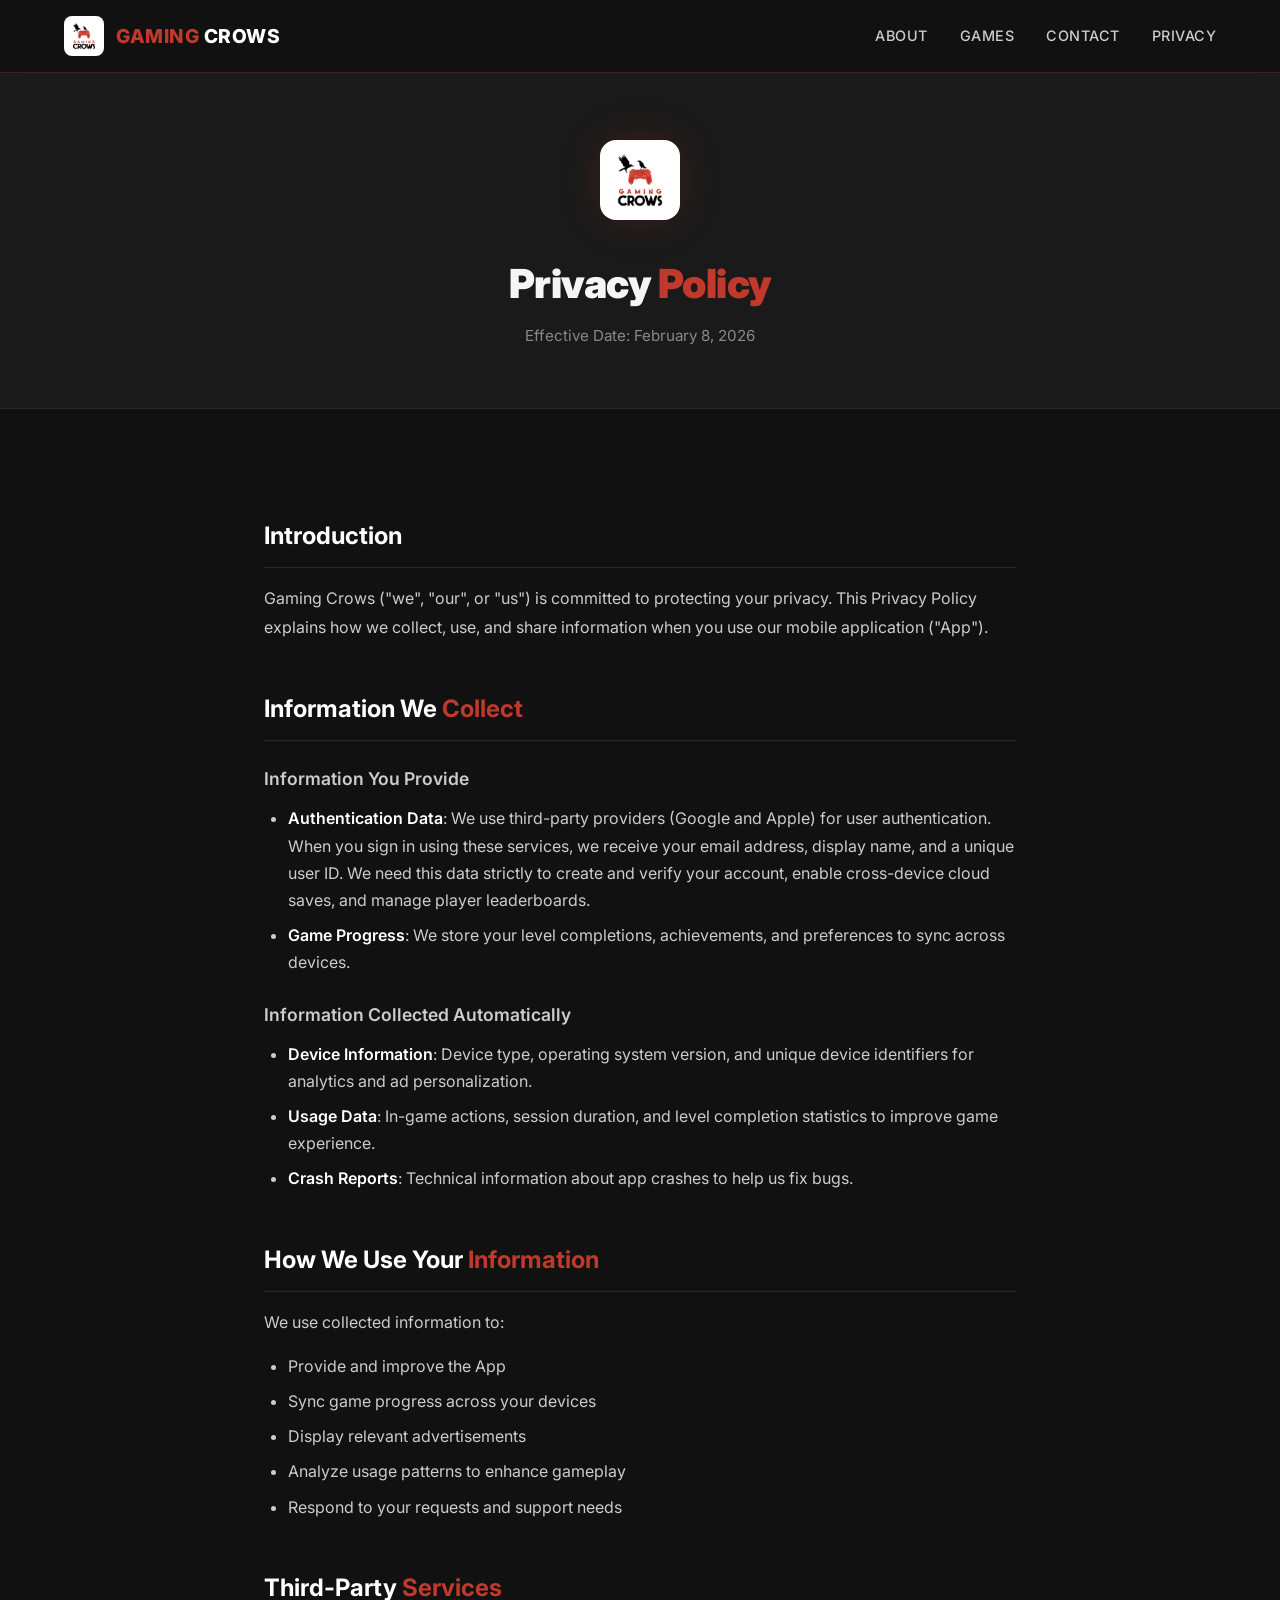
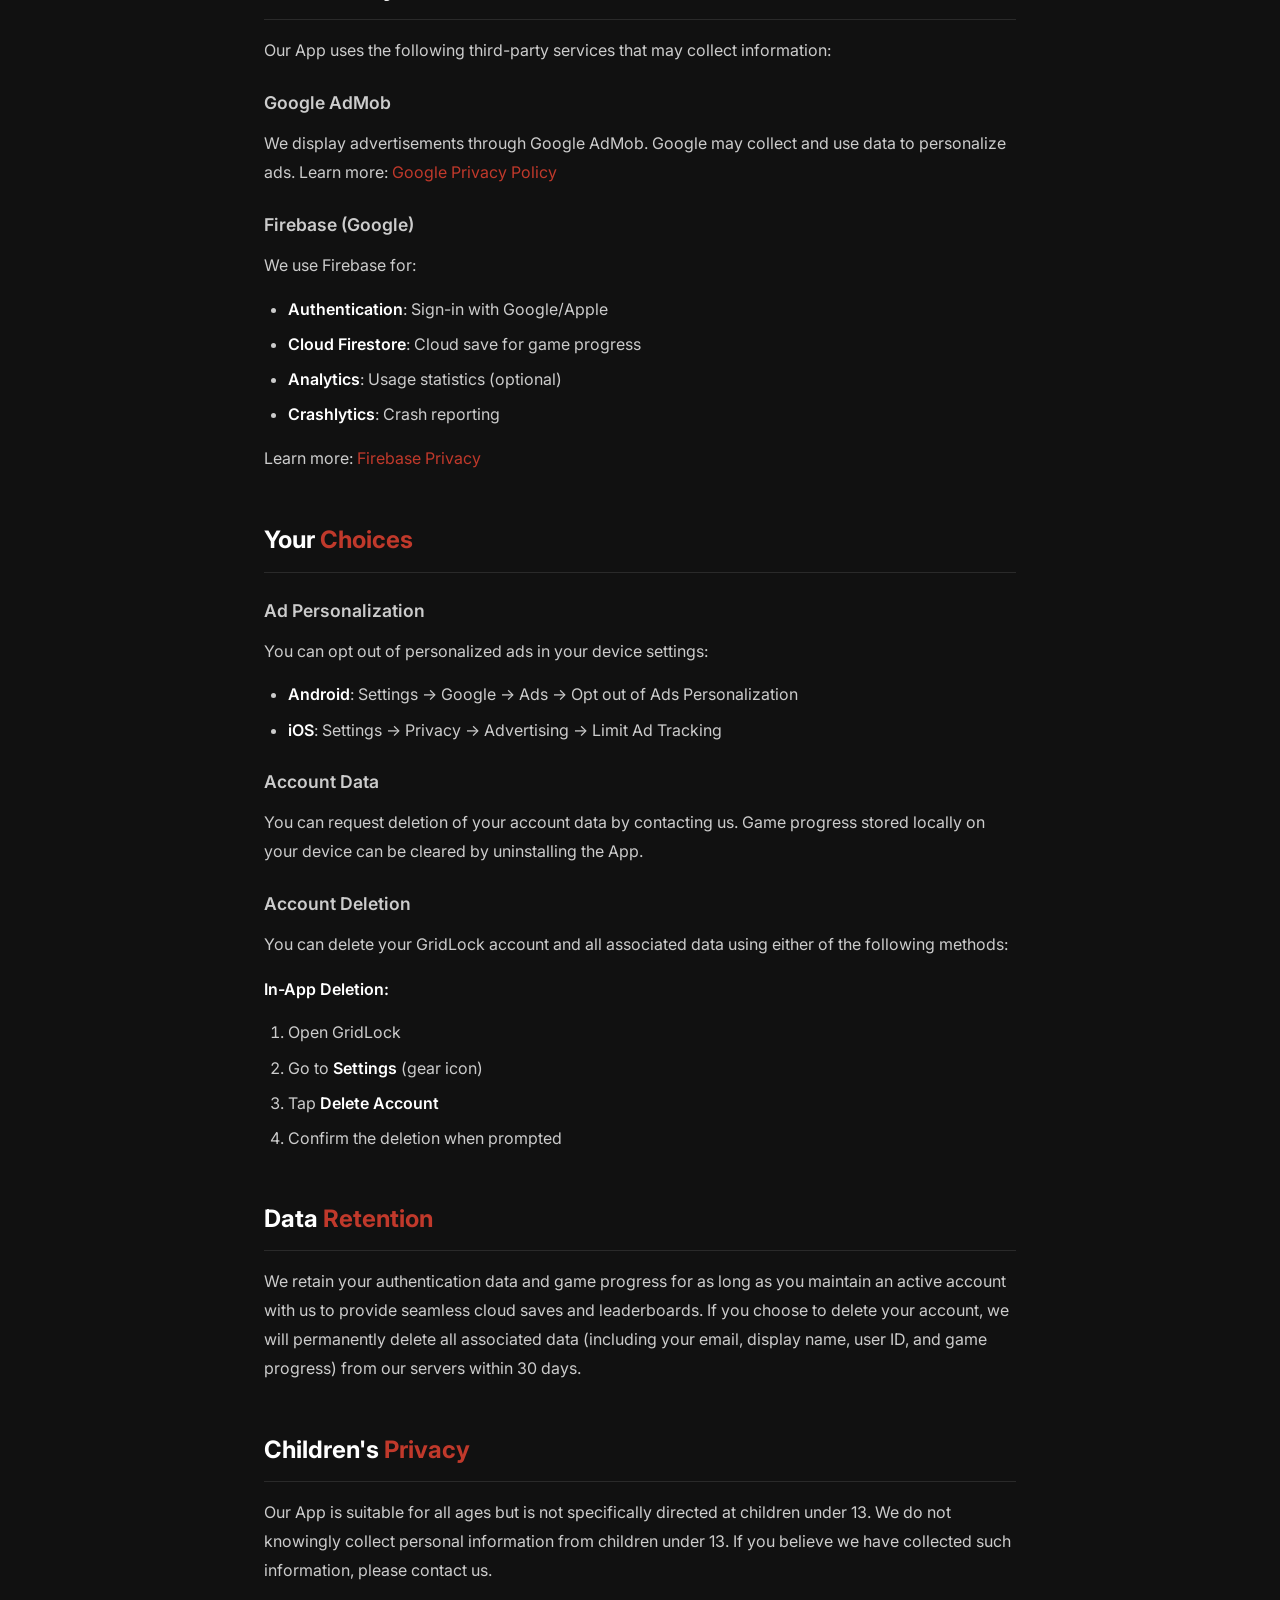
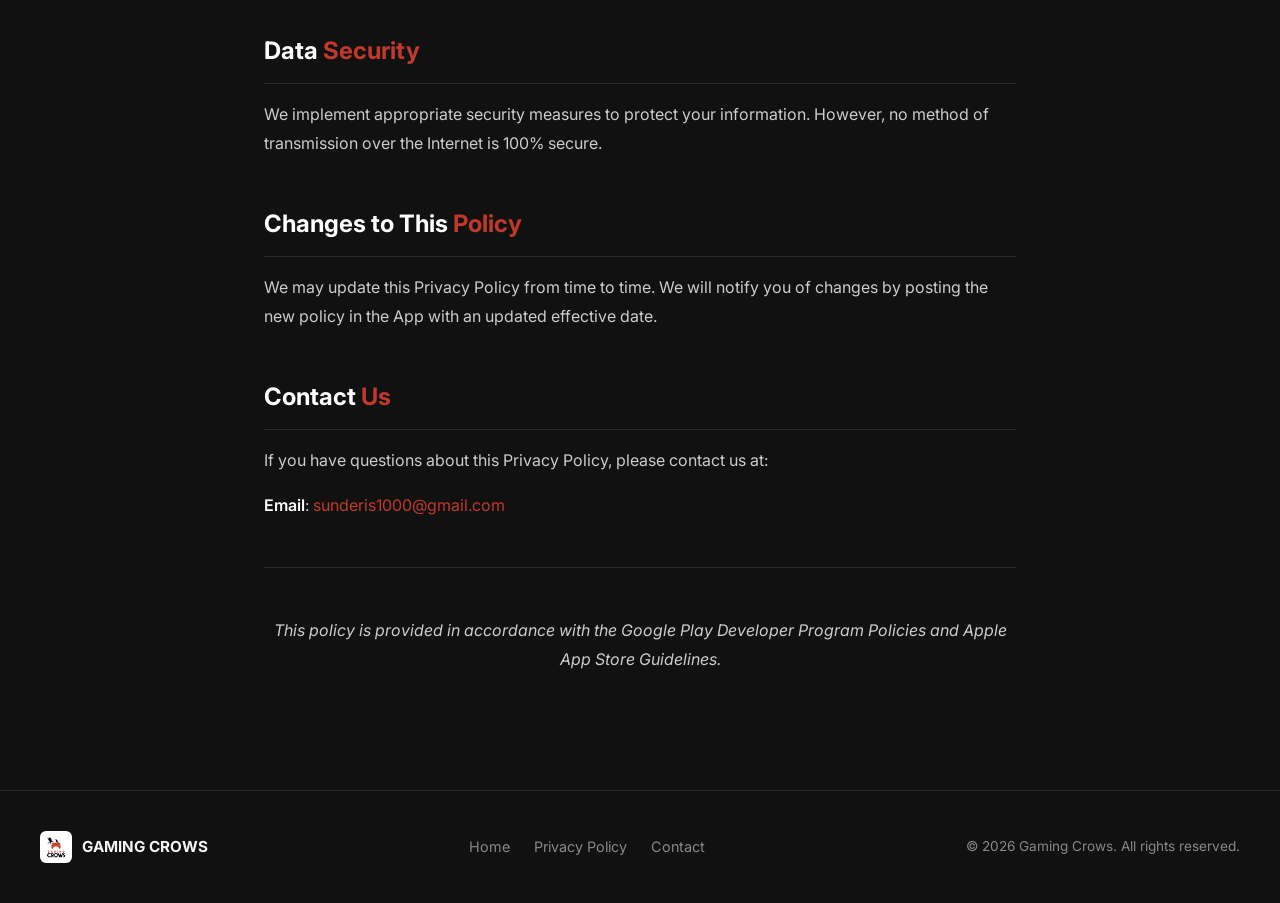
<file: privacy.html>
<!DOCTYPE html>
<html lang="en">

<head>
    <meta charset="UTF-8">
    <meta name="viewport" content="width=device-width, initial-scale=1.0">
    <meta name="description"
        content="Privacy policy for Gaming Crows mobile games. Read about how we collect, use, and protect your information.">
    <title>Privacy Policy - Gaming Crows</title>
    <link rel="preconnect" href="https://fonts.googleapis.com">
    <link rel="preconnect" href="https://fonts.gstatic.com" crossorigin>
    <link rel="stylesheet" href="styles.css">
</head>

<body>
    <!-- Navigation -->
    <nav>
        <div class="nav-inner">
            <a href="index.html" class="nav-logo">
                <img src="images/logo.jpg" alt="Gaming Crows" loading="lazy">
                <span><span class="red">GAMING</span> CROWS</span>
            </a>
            <ul class="nav-links">
                <li><a href="index.html#about">About</a></li>
                <li><a href="index.html#games">Games</a></li>
                <li><a href="index.html#contact">Contact</a></li>
                <li><a href="privacy.html">Privacy</a></li>
            </ul>
        </div>
    </nav>

    <main>
        <!-- Page Header -->
        <div class="page-header">
            <img src="images/logo.jpg" alt="Gaming Crows Logo">
            <h1>Privacy <span class="red">Policy</span></h1>
            <p class="effective-date">Effective Date: February 8, 2026</p>
        </div>

        <!-- Content -->
        <div class="content">
            <h2>Introduction</h2>
            <p>Gaming Crows ("we", "our", or "us") is committed to protecting your privacy. This Privacy Policy explains
                how we
                collect, use, and share information when you use our mobile application ("App").</p>

            <h2>Information We <span class="red">Collect</span></h2>
            <h3>Information You Provide</h3>
            <ul>
                <li><strong>Authentication Data</strong>: We use third-party providers (Google and Apple) for user
                    authentication. When you sign in using these services, we receive your email address, display name,
                    and a unique user ID. We need this data strictly to create and verify your account, enable
                    cross-device cloud saves, and manage player leaderboards.</li>
                <li><strong>Game Progress</strong>: We store your level completions, achievements, and preferences to
                    sync
                    across devices.</li>
            </ul>

            <h3>Information Collected Automatically</h3>
            <ul>
                <li><strong>Device Information</strong>: Device type, operating system version, and unique device
                    identifiers for analytics and ad personalization.</li>
                <li><strong>Usage Data</strong>: In-game actions, session duration, and level completion statistics to
                    improve game experience.</li>
                <li><strong>Crash Reports</strong>: Technical information about app crashes to help us fix bugs.</li>
            </ul>

            <h2>How We Use Your <span class="red">Information</span></h2>
            <p>We use collected information to:</p>
            <ul>
                <li>Provide and improve the App</li>
                <li>Sync game progress across your devices</li>
                <li>Display relevant advertisements</li>
                <li>Analyze usage patterns to enhance gameplay</li>
                <li>Respond to your requests and support needs</li>
            </ul>

            <h2>Third-Party <span class="red">Services</span></h2>
            <p>Our App uses the following third-party services that may collect information:</p>

            <h3>Google AdMob</h3>
            <p>We display advertisements through Google AdMob. Google may collect and use data to personalize ads. Learn
                more: <a href="https://policies.google.com/privacy" target="_blank" rel="noopener noreferrer">Google
                    Privacy
                    Policy</a></p>

            <h3>Firebase (Google)</h3>
            <p>We use Firebase for:</p>
            <ul>
                <li><strong>Authentication</strong>: Sign-in with Google/Apple</li>
                <li><strong>Cloud Firestore</strong>: Cloud save for game progress</li>
                <li><strong>Analytics</strong>: Usage statistics (optional)</li>
                <li><strong>Crashlytics</strong>: Crash reporting</li>
            </ul>
            <p>Learn more: <a href="https://firebase.google.com/support/privacy" target="_blank"
                    rel="noopener noreferrer">Firebase Privacy</a></p>

            <h2>Your <span class="red">Choices</span></h2>
            <h3>Ad Personalization</h3>
            <p>You can opt out of personalized ads in your device settings:</p>
            <ul>
                <li><strong>Android</strong>: Settings &rarr; Google &rarr; Ads &rarr; Opt out of Ads Personalization
                </li>
                <li><strong>iOS</strong>: Settings &rarr; Privacy &rarr; Advertising &rarr; Limit Ad Tracking</li>
            </ul>

            <h3>Account Data</h3>
            <p>You can request deletion of your account data by contacting us. Game progress stored locally on your
                device
                can be cleared by uninstalling the App.</p>

            <h3>Account Deletion</h3>
            <p>You can delete your GridLock account and all associated data using either of the following methods:</p>
            <p><strong>In-App Deletion:</strong></p>
            <ol>
                <li>Open GridLock</li>
                <li>Go to <strong>Settings</strong> (gear icon)</li>
                <li>Tap <strong>Delete Account</strong></li>
                <li>Confirm the deletion when prompted</li>
            </ol>

            <h2>Data <span class="red">Retention</span></h2>
            <p>We retain your authentication data and game progress for as long as you maintain an active account with
                us to provide seamless cloud saves and leaderboards. If you choose to delete your account, we will
                permanently delete all associated data (including your email, display name, user ID, and game progress)
                from our servers within 30 days.</p>

            <h2>Children's <span class="red">Privacy</span></h2>
            <p>Our App is suitable for all ages but is not specifically directed at children under 13. We do not
                knowingly
                collect personal information from children under 13. If you believe we have collected such information,
                please contact us.</p>

            <h2>Data <span class="red">Security</span></h2>
            <p>We implement appropriate security measures to protect your information. However, no method of
                transmission
                over the Internet is 100% secure.</p>

            <h2>Changes to This <span class="red">Policy</span></h2>
            <p>We may update this Privacy Policy from time to time. We will notify you of changes by posting the new
                policy
                in the App with an updated effective date.</p>

            <h2>Contact <span class="red">Us</span></h2>
            <p>If you have questions about this Privacy Policy, please contact us at:</p>
            <p><strong>Email</strong>: <a href="mailto:sunderis1000@gmail.com">sunderis1000@gmail.com</a></p>

            <hr>

            <p class="policy-footer">This policy is provided in accordance with the Google Play Developer Program
                Policies and Apple App
                Store Guidelines.</p>
        </div>
    </main>

    <!-- Footer -->
    <footer>
        <div class="footer-inner">
            <div class="footer-brand">
                <img src="images/logo.jpg" alt="Gaming Crows" loading="lazy">
                <span><span class="red">GAMING</span> CROWS</span>
            </div>
            <ul class="footer-links">
                <li><a href="index.html">Home</a></li>
                <li><a href="privacy.html">Privacy Policy</a></li>
                <li><a href="mailto:sunderis1000@gmail.com">Contact</a></li>
            </ul>
            <p class="footer-copy">&copy; 2026 Gaming Crows. All rights reserved.</p>
        </div>
    </footer>
</body>

</html>
</file>
<file: styles.css>
@import url('https://fonts.googleapis.com/css2?family=Inter:wght@400;500;600;700;800;900&display=swap');

:root {
    --red: #c0392b;
    --red-dark: #a93226;
    --red-light: #e74c3c;
    --black: #1a1a1a;
    --dark: #111111;
    --gray-dark: #2a2a2a;
    --gray: #888888;
    --gray-light: #cccccc;
    --white: #ffffff;
    --off-white: #f5f5f5;
}

* {
    margin: 0;
    padding: 0;
    box-sizing: border-box;
}

body {
    font-family: 'Inter', -apple-system, BlinkMacSystemFont, "Segoe UI", Roboto, sans-serif;
    background-color: var(--dark);
    color: var(--off-white);
    line-height: 1.6;
    overflow-x: hidden;
}

/* Navigation */
nav {
    position: fixed;
    top: 0;
    width: 100%;
    z-index: 1000;
    background: rgba(17, 17, 17, 0.95);
    backdrop-filter: blur(10px);
    border-bottom: 1px solid rgba(192, 57, 43, 0.3);
}

.nav-inner {
    max-width: 1200px;
    margin: 0 auto;
    padding: 16px 24px;
    display: flex;
    justify-content: space-between;
    align-items: center;
}

.nav-logo {
    display: flex;
    align-items: center;
    gap: 12px;
    text-decoration: none;
    color: var(--white);
}

.nav-logo img {
    height: 40px;
    width: 40px;
    border-radius: 8px;
    object-fit: cover;
}

.nav-logo span {
    font-weight: 800;
    font-size: 1.2rem;
    letter-spacing: 0.5px;
}

.nav-logo .red {
    color: var(--red);
}

.nav-links {
    display: flex;
    gap: 32px;
    list-style: none;
}

.nav-links a {
    color: var(--gray-light);
    text-decoration: none;
    font-weight: 500;
    font-size: 0.9rem;
    letter-spacing: 0.5px;
    text-transform: uppercase;
    transition: color 0.3s;
}

.nav-links a:hover {
    color: var(--red);
}

/* Hero Section */
.hero {
    min-height: 100vh;
    display: flex;
    align-items: center;
    justify-content: center;
    position: relative;
    overflow: hidden;
}

.hero-bg {
    position: absolute;
    inset: 0;
    z-index: 0;
}

.hero-bg img {
    width: 100%;
    height: 100%;
    object-fit: cover;
    opacity: 0.15;
}

.hero-overlay {
    position: absolute;
    inset: 0;
    background: linear-gradient(180deg, rgba(17, 17, 17, 0.6) 0%, rgba(17, 17, 17, 0.9) 70%, var(--dark) 100%);
    z-index: 1;
}

.hero-content {
    position: relative;
    z-index: 2;
    text-align: center;
    max-width: 800px;
    padding: 0 24px;
}

.hero-logo {
    width: 200px;
    height: 200px;
    border-radius: 24px;
    margin: 0 auto 32px;
    object-fit: cover;
    box-shadow: 0 0 60px rgba(192, 57, 43, 0.3);
    animation: float 6s ease-in-out infinite;
}

@keyframes float {

    0%,
    100% {
        transform: translateY(0px);
    }

    50% {
        transform: translateY(-12px);
    }
}

.hero h1 {
    font-size: 3.5rem;
    font-weight: 900;
    letter-spacing: -1px;
    margin-bottom: 8px;
    line-height: 1.1;
}

.hero h1 .red {
    color: var(--red);
}

.hero .tagline {
    font-size: 1.25rem;
    color: var(--gray);
    margin-bottom: 40px;
    font-weight: 400;
}

.hero-cta {
    display: flex;
    gap: 16px;
    justify-content: center;
    flex-wrap: wrap;
}

.btn {
    display: inline-flex;
    align-items: center;
    gap: 8px;
    padding: 14px 32px;
    border-radius: 50px;
    font-weight: 600;
    font-size: 0.95rem;
    text-decoration: none;
    transition: all 0.3s ease;
    letter-spacing: 0.5px;
}

.btn-primary {
    background: var(--red);
    color: var(--white);
}

.btn-primary:hover {
    background: var(--red-light);
    transform: translateY(-2px);
    box-shadow: 0 8px 30px rgba(192, 57, 43, 0.4);
}

.btn-outline {
    border: 2px solid var(--gray-dark);
    color: var(--gray-light);
    background: transparent;
}

.btn-outline:hover {
    border-color: var(--red);
    color: var(--white);
    transform: translateY(-2px);
}

/* Section Styles */
section {
    padding: 100px 24px;
}

.section-inner {
    max-width: 1200px;
    margin: 0 auto;
}

.section-header {
    text-align: center;
    margin-bottom: 64px;
}

.section-header h2 {
    font-size: 2.5rem;
    font-weight: 800;
    margin-bottom: 16px;
    letter-spacing: -0.5px;
}

.section-header h2 .red {
    color: var(--red);
}

.section-header p {
    color: var(--gray);
    font-size: 1.1rem;
    max-width: 600px;
    margin: 0 auto;
}

.accent-line {
    width: 60px;
    height: 4px;
    background: var(--red);
    border-radius: 2px;
    margin: 16px auto 0;
}

/* About Section */
.about {
    background: var(--black);
}

.about-grid {
    display: grid;
    grid-template-columns: 1fr 1fr;
    gap: 64px;
    align-items: center;
}

.about-image {
    border-radius: 16px;
    overflow: hidden;
    box-shadow: 0 20px 60px rgba(0, 0, 0, 0.5);
    border: 1px solid rgba(192, 57, 43, 0.2);
}

.about-image img {
    width: 100%;
    display: block;
}

.about-text h2 {
    font-size: 2.2rem;
    font-weight: 800;
    margin-bottom: 24px;
}

.about-text h2 .red {
    color: var(--red);
}

.about-text p {
    color: var(--gray-light);
    margin-bottom: 16px;
    font-size: 1.05rem;
}

/* Features / What We Do */
.features-grid {
    display: grid;
    grid-template-columns: repeat(3, 1fr);
    gap: 32px;
}

.feature-card {
    background: var(--black);
    border: 1px solid var(--gray-dark);
    border-radius: 16px;
    padding: 40px 32px;
    transition: all 0.3s ease;
    position: relative;
    overflow: hidden;
}

.feature-card::before {
    content: '';
    position: absolute;
    top: 0;
    left: 0;
    right: 0;
    height: 3px;
    background: var(--red);
    transform: scaleX(0);
    transition: transform 0.3s ease;
}

.feature-card:hover::before {
    transform: scaleX(1);
}

.feature-card:hover {
    border-color: var(--red);
    transform: translateY(-4px);
    box-shadow: 0 12px 40px rgba(192, 57, 43, 0.15);
}

.feature-icon {
    font-size: 2.5rem;
    margin-bottom: 20px;
    display: block;
}

.feature-card h3 {
    font-size: 1.25rem;
    font-weight: 700;
    margin-bottom: 12px;
    color: var(--white);
}

.feature-card p {
    color: var(--gray);
    font-size: 0.95rem;
    line-height: 1.7;
}

/* Games Section */
.games-grid {
    display: grid;
    grid-template-columns: repeat(2, 1fr);
    gap: 32px;
}

.game-card {
    background: var(--black);
    border: 1px solid var(--gray-dark);
    border-radius: 16px;
    padding: 40px;
    transition: all 0.3s ease;
}

.game-card:hover {
    border-color: var(--red);
    transform: translateY(-4px);
}

.game-badge {
    display: inline-block;
    background: rgba(192, 57, 43, 0.15);
    color: var(--red);
    padding: 4px 12px;
    border-radius: 20px;
    font-size: 0.8rem;
    font-weight: 600;
    text-transform: uppercase;
    letter-spacing: 1px;
    margin-bottom: 16px;
}

.game-card h3 {
    font-size: 1.5rem;
    font-weight: 700;
    margin-bottom: 12px;
    color: var(--white);
}

.game-card p {
    color: var(--gray);
    line-height: 1.7;
}

/* Contact / CTA */
.cta-section {
    background: var(--black);
    text-align: center;
}

.cta-box {
    background: linear-gradient(135deg, rgba(192, 57, 43, 0.1), rgba(192, 57, 43, 0.05));
    border: 1px solid rgba(192, 57, 43, 0.3);
    border-radius: 24px;
    padding: 64px 40px;
    max-width: 700px;
    margin: 0 auto;
}

.cta-box h2 {
    font-size: 2rem;
    font-weight: 800;
    margin-bottom: 16px;
}

.cta-box p {
    color: var(--gray);
    margin-bottom: 32px;
    font-size: 1.05rem;
}

/* Footer */
footer {
    background: var(--dark);
    border-top: 1px solid var(--gray-dark);
    padding: 40px 24px;
}

.footer-inner {
    max-width: 1200px;
    margin: 0 auto;
    display: flex;
    justify-content: space-between;
    align-items: center;
    flex-wrap: wrap;
    gap: 16px;
}

.footer-brand {
    display: flex;
    align-items: center;
    gap: 10px;
}

.footer-brand img {
    height: 32px;
    width: 32px;
    border-radius: 6px;
    object-fit: cover;
}

.footer-brand span {
    font-weight: 700;
    font-size: 0.95rem;
}

.footer-links {
    display: flex;
    gap: 24px;
    list-style: none;
}

.footer-links a {
    color: var(--gray);
    text-decoration: none;
    font-size: 0.9rem;
    transition: color 0.3s;
}

.footer-links a:hover {
    color: var(--red);
}

.footer-copy {
    color: var(--gray);
    font-size: 0.85rem;
}

/* Page Header */
.page-header {
    padding: 140px 24px 60px;
    text-align: center;
    background: var(--black);
    border-bottom: 1px solid var(--gray-dark);
}

.page-header img {
    height: 80px;
    width: 80px;
    border-radius: 16px;
    object-fit: cover;
    margin-bottom: 24px;
    box-shadow: 0 0 40px rgba(192, 57, 43, 0.2);
}

.page-header h1 {
    font-size: 2.5rem;
    font-weight: 900;
    letter-spacing: -0.5px;
    margin-bottom: 8px;
}

.page-header h1 .red {
    color: var(--red);
}

.page-header .effective-date {
    color: var(--gray);
    font-size: 0.95rem;
}

/* Content */
.content {
    max-width: 800px;
    margin: 0 auto;
    padding: 60px 24px 100px;
}

.content h2 {
    font-size: 1.5rem;
    font-weight: 700;
    margin-top: 48px;
    margin-bottom: 16px;
    color: var(--white);
    padding-bottom: 12px;
    border-bottom: 1px solid var(--gray-dark);
}

.content h2 .red {
    color: var(--red);
}

.content h3 {
    font-size: 1.1rem;
    font-weight: 600;
    margin-top: 24px;
    margin-bottom: 12px;
    color: var(--gray-light);
}

.content p {
    color: var(--gray-light);
    margin-bottom: 16px;
    font-size: 1rem;
    line-height: 1.8;
}

.content ul,
.content ol {
    padding-left: 24px;
    margin-bottom: 16px;
}

.content li {
    color: var(--gray-light);
    margin-bottom: 8px;
    line-height: 1.7;
}

.content strong {
    color: var(--white);
    font-weight: 600;
}

.content a {
    color: var(--red);
    text-decoration: none;
    transition: color 0.2s;
}

.content a:hover {
    color: var(--red-light);
    text-decoration: underline;
}

.content hr {
    margin: 48px 0;
    border: 0;
    border-top: 1px solid var(--gray-dark);
}

.policy-footer {
    margin-top: 32px;
    font-size: 0.875rem;
    color: var(--gray);
    text-align: center;
    font-style: italic;
}


/* =============================================
   GRIDLOCK PAGE STYLES
   ============================================= */

.gl-page {
    scroll-behavior: smooth;
}

.gl-teal {
    color: #00E5A0;
}

.gl-nav-active {
    color: #00E5A0 !important;
}

.gl-accent-line {
    width: 60px;
    height: 4px;
    background: linear-gradient(90deg, #00E5A0, #00b8d4);
    border-radius: 2px;
    margin: 16px auto 0;
}

.gl-section-title {
    font-family: 'Outfit', 'Inter', sans-serif;
}

/* Fade-in animation */
.gl-fade-in {
    opacity: 0;
    transform: translateY(30px);
    transition: opacity 0.7s ease, transform 0.7s ease;
}

.gl-fade-in.gl-visible {
    opacity: 1;
    transform: translateY(0);
}

/* Stagger children */
.gl-fade-in:nth-child(2) { transition-delay: 0.1s; }
.gl-fade-in:nth-child(3) { transition-delay: 0.2s; }
.gl-fade-in:nth-child(4) { transition-delay: 0.3s; }
.gl-fade-in:nth-child(5) { transition-delay: 0.35s; }
.gl-fade-in:nth-child(6) { transition-delay: 0.4s; }
.gl-fade-in:nth-child(7) { transition-delay: 0.45s; }
.gl-fade-in:nth-child(8) { transition-delay: 0.5s; }

/* ---------- Hero ---------- */
.gl-hero {
    min-height: 100vh;
    display: flex;
    align-items: center;
    justify-content: center;
    position: relative;
    overflow: hidden;
    background: #0a0a1a;
}

.gl-hero-bg {
    position: absolute;
    inset: 0;
    z-index: 0;
}

.gl-hero-bg img {
    width: 100%;
    height: 100%;
    object-fit: cover;
    opacity: 0.2;
    filter: blur(20px) saturate(1.4);
    transform: scale(1.1);
}

.gl-hero-overlay {
    position: absolute;
    inset: 0;
    background:
        radial-gradient(ellipse at 50% 30%, rgba(0, 229, 160, 0.08) 0%, transparent 60%),
        linear-gradient(180deg, rgba(10, 10, 26, 0.4) 0%, rgba(10, 10, 26, 0.85) 60%, #0a0a1a 100%);
    z-index: 1;
}

.gl-hero-grid {
    position: absolute;
    inset: 0;
    z-index: 1;
    background-image:
        linear-gradient(rgba(0, 229, 160, 0.04) 1px, transparent 1px),
        linear-gradient(90deg, rgba(0, 229, 160, 0.04) 1px, transparent 1px);
    background-size: 60px 60px;
    mask-image: radial-gradient(ellipse at center, rgba(0,0,0,0.5) 0%, transparent 70%);
    -webkit-mask-image: radial-gradient(ellipse at center, rgba(0,0,0,0.5) 0%, transparent 70%);
}

.gl-hero-content {
    position: relative;
    z-index: 2;
    text-align: center;
    max-width: 700px;
    padding: 0 24px;
}

.gl-hero-icon {
    width: 140px;
    height: 140px;
    border-radius: 32px;
    margin: 0 auto 28px;
    display: block;
    box-shadow:
        0 0 80px rgba(0, 229, 160, 0.25),
        0 20px 60px rgba(0, 0, 0, 0.5);
    animation: float 6s ease-in-out infinite;
}

.gl-hero-title {
    font-family: 'Outfit', 'Inter', sans-serif;
    font-size: 5rem;
    font-weight: 900;
    letter-spacing: -2px;
    line-height: 1;
    margin-bottom: 12px;
    color: var(--white);
}

.gl-hero-tagline {
    font-family: 'Space Grotesk', 'Inter', sans-serif;
    font-size: 1.3rem;
    color: #00E5A0;
    font-weight: 500;
    letter-spacing: 2px;
    text-transform: uppercase;
    margin-bottom: 20px;
}

.gl-hero-sub {
    font-size: 1.1rem;
    color: var(--gray-light);
    line-height: 1.7;
    margin-bottom: 36px;
    max-width: 540px;
    margin-left: auto;
    margin-right: auto;
}

.gl-hero-actions {
    display: flex;
    gap: 16px;
    justify-content: center;
    flex-wrap: wrap;
    margin-bottom: 48px;
}

.gl-btn-outline {
    border-color: rgba(0, 229, 160, 0.3);
    color: #00E5A0;
}

.gl-btn-outline:hover {
    border-color: #00E5A0;
    color: var(--white);
}

/* Google Play Badge */
.gl-play-badge {
    display: inline-flex;
    align-items: center;
    gap: 12px;
    background: var(--white);
    color: #111;
    padding: 12px 28px 12px 20px;
    border-radius: 12px;
    text-decoration: none;
    transition: all 0.3s ease;
    box-shadow: 0 4px 20px rgba(0, 0, 0, 0.3);
}

.gl-play-badge:hover {
    transform: translateY(-3px);
    box-shadow: 0 8px 30px rgba(0, 229, 160, 0.25);
}

.gl-play-badge-text {
    display: flex;
    flex-direction: column;
    text-align: left;
    line-height: 1.2;
    font-weight: 700;
    font-size: 1.05rem;
    font-family: 'Inter', sans-serif;
}

.gl-play-badge-text small {
    font-size: 0.6rem;
    font-weight: 500;
    letter-spacing: 1px;
    opacity: 0.7;
}

.gl-play-badge-lg {
    padding: 16px 36px 16px 24px;
}

.gl-play-badge-lg .gl-play-badge-text {
    font-size: 1.2rem;
}

/* Hero Stats */
.gl-hero-stats {
    display: flex;
    align-items: center;
    justify-content: center;
    gap: 32px;
}

.gl-stat {
    display: flex;
    flex-direction: column;
    align-items: center;
}

.gl-stat-num {
    font-family: 'Outfit', 'Inter', sans-serif;
    font-size: 1.8rem;
    font-weight: 800;
    color: var(--white);
}

.gl-stat-label {
    font-size: 0.8rem;
    color: var(--gray);
    text-transform: uppercase;
    letter-spacing: 1px;
    font-weight: 500;
}

.gl-stat-divider {
    width: 1px;
    height: 36px;
    background: rgba(255, 255, 255, 0.12);
}

/* ---------- Screenshot Gallery ---------- */
.gl-screenshots {
    background: #0a0a1a;
    padding-bottom: 80px;
}

.gl-gallery-wrap {
    overflow: hidden;
    position: relative;
}

.gl-gallery-wrap::before,
.gl-gallery-wrap::after {
    content: '';
    position: absolute;
    top: 0;
    bottom: 0;
    width: 80px;
    z-index: 2;
    pointer-events: none;
}

.gl-gallery-wrap::before {
    left: 0;
    background: linear-gradient(90deg, #0a0a1a, transparent);
}

.gl-gallery-wrap::after {
    right: 0;
    background: linear-gradient(270deg, #0a0a1a, transparent);
}

.gl-gallery {
    display: flex;
    gap: 28px;
    padding: 20px 60px 40px;
    overflow-x: auto;
    scroll-snap-type: x mandatory;
    scrollbar-width: none;
    -ms-overflow-style: none;
}

.gl-gallery::-webkit-scrollbar {
    display: none;
}

.gl-screenshot {
    flex-shrink: 0;
    scroll-snap-align: center;
    display: flex;
    flex-direction: column;
    align-items: center;
    gap: 16px;
}

.gl-phone-frame {
    width: 260px;
    border-radius: 24px;
    overflow: hidden;
    border: 3px solid rgba(255, 255, 255, 0.08);
    box-shadow:
        0 20px 60px rgba(0, 0, 0, 0.5),
        0 0 0 1px rgba(0, 229, 160, 0.1);
    transition: all 0.4s ease;
    background: #111;
}

.gl-phone-frame img {
    width: 100%;
    display: block;
}

.gl-screenshot:hover .gl-phone-frame {
    transform: translateY(-8px) scale(1.02);
    box-shadow:
        0 30px 80px rgba(0, 0, 0, 0.6),
        0 0 40px rgba(0, 229, 160, 0.15);
    border-color: rgba(0, 229, 160, 0.25);
}

.gl-screenshot-label {
    font-size: 0.85rem;
    color: var(--gray);
    font-weight: 500;
    letter-spacing: 0.5px;
}

/* ---------- How It Works ---------- */
.gl-how {
    background: var(--dark);
}

.gl-how-grid {
    display: grid;
    grid-template-columns: repeat(4, 1fr);
    gap: 32px;
}

.gl-how-step {
    text-align: center;
    padding: 32px 24px;
    position: relative;
}

.gl-how-num {
    width: 56px;
    height: 56px;
    border-radius: 16px;
    background: linear-gradient(135deg, rgba(0, 229, 160, 0.15), rgba(0, 184, 212, 0.1));
    border: 1px solid rgba(0, 229, 160, 0.25);
    display: flex;
    align-items: center;
    justify-content: center;
    margin: 0 auto 20px;
    font-family: 'Outfit', 'Inter', sans-serif;
    font-size: 1.4rem;
    font-weight: 800;
    color: #00E5A0;
}

.gl-how-step h3 {
    font-family: 'Outfit', 'Inter', sans-serif;
    font-size: 1.15rem;
    font-weight: 700;
    color: var(--white);
    margin-bottom: 10px;
}

.gl-how-step p {
    color: var(--gray);
    font-size: 0.92rem;
    line-height: 1.6;
}

/* ---------- Features ---------- */
.gl-features {
    background: #0a0a1a;
}

.gl-features-grid {
    display: grid;
    grid-template-columns: repeat(4, 1fr);
    gap: 24px;
}

.gl-feature-card {
    background: rgba(255, 255, 255, 0.03);
    border: 1px solid rgba(255, 255, 255, 0.06);
    border-radius: 20px;
    padding: 36px 28px;
    transition: all 0.4s ease;
    position: relative;
    overflow: hidden;
}

.gl-feature-card::before {
    content: '';
    position: absolute;
    top: 0;
    left: 0;
    right: 0;
    height: 3px;
    background: linear-gradient(90deg, #00E5A0, #00b8d4);
    transform: scaleX(0);
    transition: transform 0.4s ease;
    transform-origin: left;
}

.gl-feature-card:hover::before {
    transform: scaleX(1);
}

.gl-feature-card:hover {
    border-color: rgba(0, 229, 160, 0.2);
    transform: translateY(-4px);
    box-shadow: 0 16px 48px rgba(0, 229, 160, 0.08);
    background: rgba(0, 229, 160, 0.03);
}

.gl-feature-icon {
    font-size: 2.2rem;
    display: block;
    margin-bottom: 18px;
}

.gl-feature-card h3 {
    font-family: 'Outfit', 'Inter', sans-serif;
    font-size: 1.1rem;
    font-weight: 700;
    color: var(--white);
    margin-bottom: 10px;
}

.gl-feature-card p {
    color: var(--gray);
    font-size: 0.9rem;
    line-height: 1.65;
}

/* ---------- Themed Packs ---------- */
.gl-themes {
    background: var(--dark);
}

.gl-themes-grid {
    display: grid;
    grid-template-columns: repeat(5, 1fr);
    gap: 20px;
}

.gl-theme-card {
    border-radius: 20px;
    padding: 36px 24px;
    text-align: center;
    transition: all 0.4s ease;
    position: relative;
    overflow: hidden;
    cursor: default;
}

.gl-theme-card::before {
    content: '';
    position: absolute;
    inset: 0;
    opacity: 0.12;
    transition: opacity 0.4s ease;
}

.gl-theme-card:hover {
    transform: translateY(-6px);
}

.gl-theme-card:hover::before {
    opacity: 0.2;
}

.gl-theme-nature {
    background: linear-gradient(135deg, rgba(76, 175, 80, 0.12), rgba(76, 175, 80, 0.04));
    border: 1px solid rgba(76, 175, 80, 0.2);
}
.gl-theme-nature:hover { box-shadow: 0 16px 48px rgba(76, 175, 80, 0.15); }

.gl-theme-animals {
    background: linear-gradient(135deg, rgba(255, 152, 0, 0.12), rgba(255, 152, 0, 0.04));
    border: 1px solid rgba(255, 152, 0, 0.2);
}
.gl-theme-animals:hover { box-shadow: 0 16px 48px rgba(255, 152, 0, 0.15); }

.gl-theme-science {
    background: linear-gradient(135deg, rgba(33, 150, 243, 0.12), rgba(33, 150, 243, 0.04));
    border: 1px solid rgba(33, 150, 243, 0.2);
}
.gl-theme-science:hover { box-shadow: 0 16px 48px rgba(33, 150, 243, 0.15); }

.gl-theme-food {
    background: linear-gradient(135deg, rgba(233, 30, 99, 0.12), rgba(233, 30, 99, 0.04));
    border: 1px solid rgba(233, 30, 99, 0.2);
}
.gl-theme-food:hover { box-shadow: 0 16px 48px rgba(233, 30, 99, 0.15); }

.gl-theme-travel {
    background: linear-gradient(135deg, rgba(0, 188, 212, 0.12), rgba(0, 188, 212, 0.04));
    border: 1px solid rgba(0, 188, 212, 0.2);
}
.gl-theme-travel:hover { box-shadow: 0 16px 48px rgba(0, 188, 212, 0.15); }

.gl-theme-emoji {
    font-size: 2.6rem;
    display: block;
    margin-bottom: 16px;
}

.gl-theme-card h3 {
    font-family: 'Outfit', 'Inter', sans-serif;
    font-size: 1.15rem;
    font-weight: 700;
    color: var(--white);
    margin-bottom: 4px;
}

.gl-theme-subtitle {
    font-size: 0.82rem;
    color: var(--gray);
    margin-bottom: 14px;
}

.gl-theme-count {
    display: inline-block;
    font-size: 0.72rem;
    font-weight: 600;
    text-transform: uppercase;
    letter-spacing: 1px;
    color: var(--gray-light);
    background: rgba(255, 255, 255, 0.06);
    padding: 4px 12px;
    border-radius: 20px;
}

/* ---------- Final CTA ---------- */
.gl-cta {
    background: #0a0a1a;
    padding: 80px 24px 120px;
}

.gl-cta-box {
    background:
        linear-gradient(135deg, rgba(0, 229, 160, 0.06), rgba(0, 184, 212, 0.04));
    border: 1px solid rgba(0, 229, 160, 0.15);
    border-radius: 28px;
    padding: 80px 40px;
    text-align: center;
    max-width: 700px;
    margin: 0 auto;
    position: relative;
    overflow: hidden;
}

.gl-cta-box::before {
    content: '';
    position: absolute;
    inset: 0;
    background-image:
        linear-gradient(rgba(0, 229, 160, 0.03) 1px, transparent 1px),
        linear-gradient(90deg, rgba(0, 229, 160, 0.03) 1px, transparent 1px);
    background-size: 40px 40px;
    pointer-events: none;
}

.gl-cta-content {
    position: relative;
    z-index: 1;
}

.gl-cta-icon {
    width: 80px;
    height: 80px;
    border-radius: 20px;
    margin-bottom: 24px;
    box-shadow: 0 0 40px rgba(0, 229, 160, 0.2);
}

.gl-cta-box h2 {
    font-family: 'Outfit', 'Inter', sans-serif;
    font-size: 2.2rem;
    font-weight: 800;
    margin-bottom: 16px;
    color: var(--white);
}

.gl-cta-box p {
    color: var(--gray);
    font-size: 1.05rem;
    margin-bottom: 32px;
    max-width: 480px;
    margin-left: auto;
    margin-right: auto;
    line-height: 1.7;
}

/* ---------- GridLock Game Card Link (index.html) ---------- */
.game-card-links {
    display: flex;
    gap: 12px;
    margin-top: 20px;
    flex-wrap: wrap;
}

.game-card-link {
    display: inline-flex;
    align-items: center;
    gap: 6px;
    padding: 8px 20px;
    border-radius: 50px;
    font-weight: 600;
    font-size: 0.85rem;
    text-decoration: none;
    transition: all 0.3s ease;
    letter-spacing: 0.3px;
}

.game-card-link-primary {
    background: var(--red);
    color: var(--white);
}

.game-card-link-primary:hover {
    background: var(--red-light);
    transform: translateY(-2px);
}

.game-card-link-outline {
    border: 1px solid var(--gray-dark);
    color: var(--gray-light);
}

.game-card-link-outline:hover {
    border-color: var(--red);
    color: var(--white);
}

/* Responsive */
@media (max-width: 900px) {
    .about-grid {
        grid-template-columns: 1fr;
        gap: 40px;
    }

    .features-grid {
        grid-template-columns: 1fr;
    }

    .games-grid {
        grid-template-columns: 1fr;
    }

    .hero h1 {
        font-size: 2.5rem;
    }

    .nav-links {
        display: none;
    }

    .gl-hero-title {
        font-size: 3.5rem;
    }

    .gl-how-grid {
        grid-template-columns: repeat(2, 1fr);
    }

    .gl-features-grid {
        grid-template-columns: repeat(2, 1fr);
    }

    .gl-themes-grid {
        grid-template-columns: repeat(3, 1fr);
    }
}

@media (max-width: 600px) {
    .hero h1 {
        font-size: 2rem;
    }

    .hero-logo {
        width: 140px;
        height: 140px;
    }

    section {
        padding: 60px 16px;
    }

    .footer-inner {
        flex-direction: column;
        text-align: center;
    }

    .page-header h1 {
        font-size: 1.8rem;
    }

    .content {
        padding: 40px 16px 60px;
    }

    .gl-hero-title {
        font-size: 2.8rem;
    }

    .gl-hero-icon {
        width: 100px;
        height: 100px;
        border-radius: 24px;
    }

    .gl-hero-tagline {
        font-size: 1rem;
        letter-spacing: 1px;
    }

    .gl-hero-sub {
        font-size: 0.95rem;
    }

    .gl-hero-stats {
        gap: 20px;
    }

    .gl-stat-num {
        font-size: 1.4rem;
    }

    .gl-how-grid {
        grid-template-columns: 1fr;
        gap: 16px;
    }

    .gl-features-grid {
        grid-template-columns: 1fr;
    }

    .gl-themes-grid {
        grid-template-columns: repeat(2, 1fr);
    }

    .gl-phone-frame {
        width: 220px;
    }

    .gl-gallery {
        padding: 20px 32px 40px;
        gap: 20px;
    }

    .gl-cta-box {
        padding: 48px 24px;
    }

    .gl-cta-box h2 {
        font-size: 1.8rem;
    }
}
/* ---------- Last Signal page (reuses .gl-* with a cyan accent) ---------- */
.ls-page .gl-teal,
.ls-page .gl-nav-active,
.ls-page .gl-hero-tagline,
.ls-page .gl-btn-outline {
    color: #3fd8ff !important;
}

.ls-page .gl-btn-outline {
    border-color: rgba(63, 216, 255, 0.35);
}

.ls-page .gl-btn-outline:hover {
    border-color: #3fd8ff;
    color: var(--white) !important;
}

.ls-page .gl-accent-line,
.ls-page .gl-feature-card::before {
    background: linear-gradient(90deg, #3fd8ff, #f5b83d);
}

.ls-page .gl-cta-box {
    background: linear-gradient(135deg, rgba(63, 216, 255, 0.06), rgba(245, 184, 61, 0.04));
    border-color: rgba(63, 216, 255, 0.18);
}

/* Landscape screenshots */
.ls-page .gl-phone-frame {
    width: 480px;
    max-width: 82vw;
    border-radius: 16px;
}

.ls-coming-soon {
    display: inline-block;
    background: rgba(245, 184, 61, 0.15);
    border: 1px solid rgba(245, 184, 61, 0.4);
    color: #f5b83d;
    padding: 6px 16px;
    border-radius: 20px;
    font-size: 0.8rem;
    font-weight: 700;
    text-transform: uppercase;
    letter-spacing: 2px;
    margin-bottom: 16px;
}
</file>
